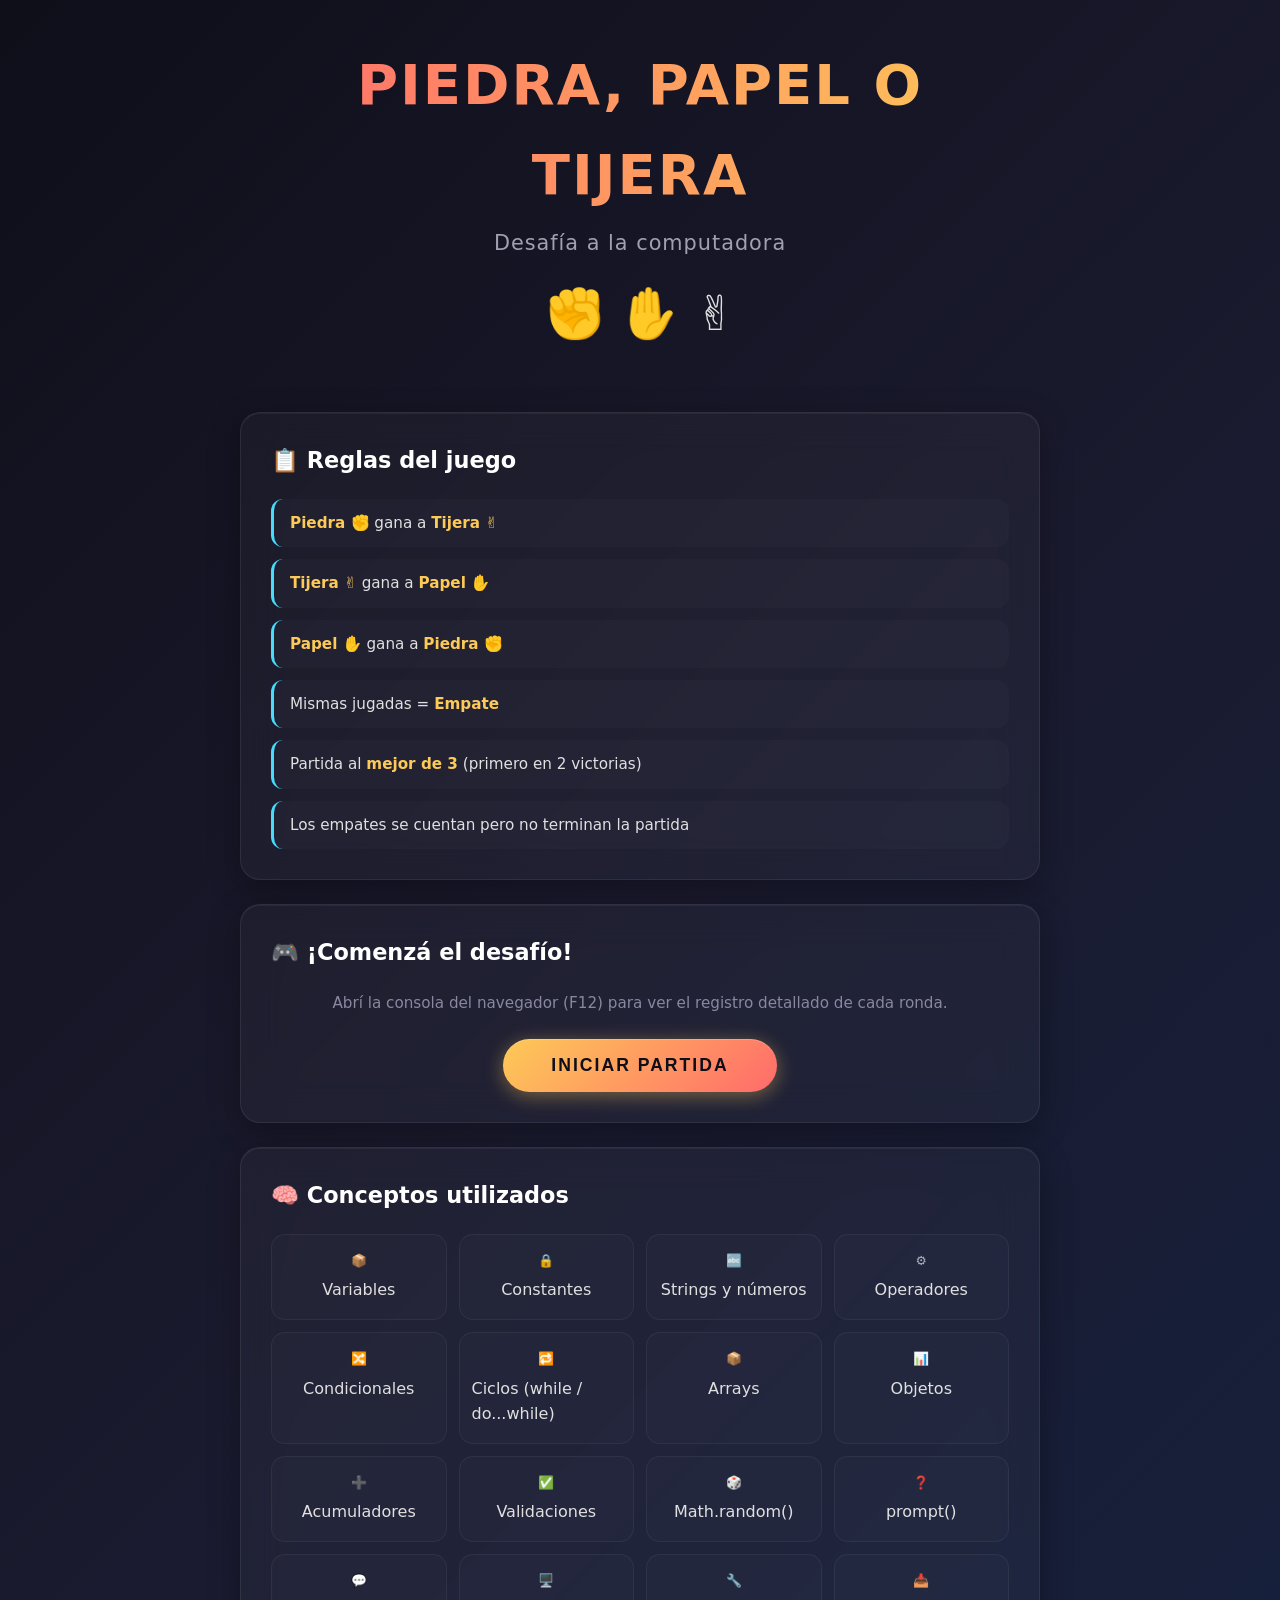
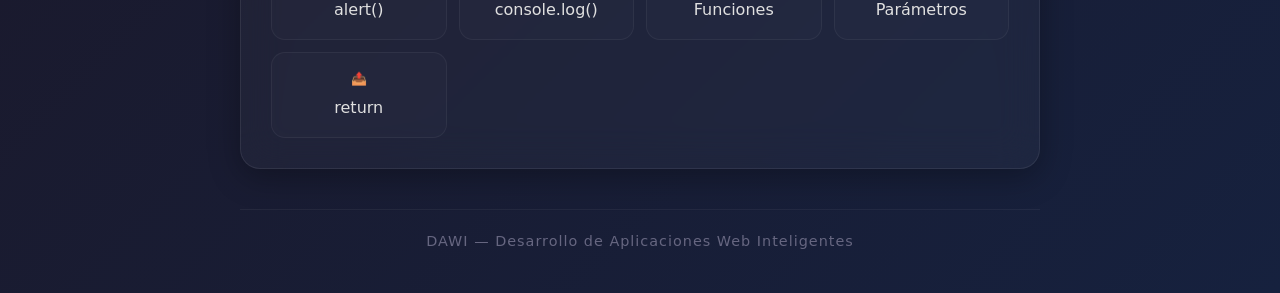
<file: index.html>
<!DOCTYPE html>
<html lang="es">
<head>
    <meta charset="UTF-8">
    <meta name="viewport" content="width=device-width, initial-scale=1.0">
    <title>PIEDRA, PAPEL O TIJERA</title>
    <link rel="stylesheet" href="styles.css">
</head>
<body>
    <div class="contenedor">
        <header class="header">
            <h1 class="titulo">PIEDRA, PAPEL O TIJERA</h1>
            <p class="subtitulo">Desafía a la computadora</p>
            <div class="emojis-header">✊ ✋ ✌️</div>
        </header>

        <main class="main">
            <section class="tarjeta reglas">
                <h2>📋 Reglas del juego</h2>
                <ul class="lista-reglas">
                    <li><strong>Piedra ✊</strong> gana a <strong>Tijera ✌️</strong></li>
                    <li><strong>Tijera ✌️</strong> gana a <strong>Papel ✋</strong></li>
                    <li><strong>Papel ✋</strong> gana a <strong>Piedra ✊</strong></li>
                    <li>Mismas jugadas = <strong>Empate</strong></li>
                    <li>Partida al <strong>mejor de 3</strong> (primero en 2 victorias)</li>
                    <li>Los empates se cuentan pero no terminan la partida</li>
                </ul>
            </section>

            <section class="tarjeta inicio-juego">
                <h2>🎮 ¡Comenzá el desafío!</h2>
                <p class="descripcion">Abrí la consola del navegador (F12) para ver el registro detallado de cada ronda.</p>
                <button id="btn-iniciar" class="btn-iniciar" onclick="iniciarJuego()">
                    INICIAR PARTIDA
                </button>
            </section>

            <section class="tarjeta conceptos">
                <h2>🧠 Conceptos utilizados</h2>
                <div class="grid-conceptos">
                    <div class="concepto"><span class="icono">📦</span> Variables</div>
                    <div class="concepto"><span class="icono">🔒</span> Constantes</div>
                    <div class="concepto"><span class="icono">🔤</span> Strings y números</div>
                    <div class="concepto"><span class="icono">⚙️</span> Operadores</div>
                    <div class="concepto"><span class="icono">🔀</span> Condicionales</div>
                    <div class="concepto"><span class="icono">🔁</span> Ciclos (while / do...while)</div>
                    <div class="concepto"><span class="icono">📦</span> Arrays</div>
                    <div class="concepto"><span class="icono">📊</span> Objetos</div>
                    <div class="concepto"><span class="icono">➕</span> Acumuladores</div>
                    <div class="concepto"><span class="icono">✅</span> Validaciones</div>
                    <div class="concepto"><span class="icono">🎲</span> Math.random()</div>
                    <div class="concepto"><span class="icono">❓</span> prompt()</div>
                    <div class="concepto"><span class="icono">💬</span> alert()</div>
                    <div class="concepto"><span class="icono">🖥️</span> console.log()</div>
                    <div class="concepto"><span class="icono">🔧</span> Funciones</div>
                    <div class="concepto"><span class="icono">📥</span> Parámetros</div>
                    <div class="concepto"><span class="icono">📤</span> return</div>
                </div>
            </section>
        </main>

        <footer class="footer">
            <p>DAWI — Desarrollo de Aplicaciones Web Inteligentes</p>
        </footer>
    </div>
    <script src="clase10.js"></script>
</body>
</html>
</file>
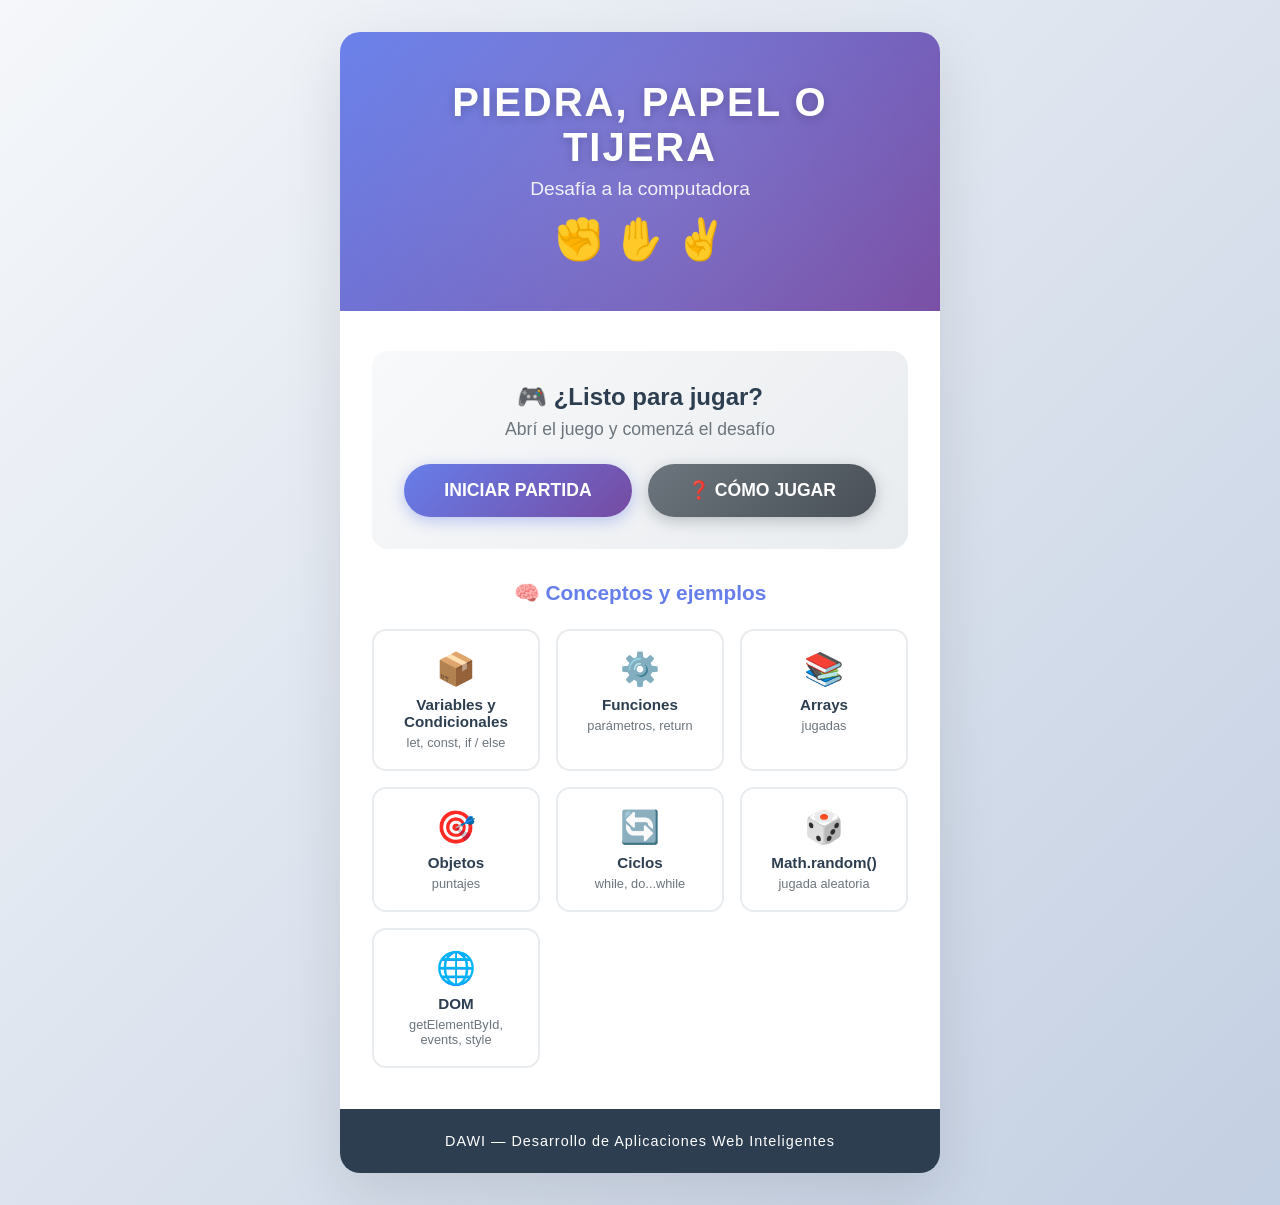
<file: JuegoPPTconDom/index.html>
<!DOCTYPE html>
<html lang="es">
<head>
    <meta charset="UTF-8">
    <meta name="viewport" content="width=device-width, initial-scale=1.0">
    <title>Piedra, Papel o Tijera</title>
    <link rel="stylesheet" href="styles.css">
</head>
<body>
    <div class="container">
        <header class="header">
            <h1 class="title">PIEDRA, PAPEL O TIJERA</h1>
            <p class="subtitle">Desafía a la computadora</p>
            <div class="emojis">✊ ✋ ✌️</div>
        </header>

        <main class="main">
            <section class="start-section">
                <h2>🎮 ¿Listo para jugar?</h2>
                <p class="start-text">Abrí el juego y comenzá el desafío</p>
                <div class="button-group">
                    <button id="btnIniciar" class="btn-iniciar">INICIAR PARTIDA</button>
                    <a href="ayuda.html" class="btn-ayuda">❓ CÓMO JUGAR</a>
                </div>
            </section>

            <section class="concepts-section">
                <h2>🧠 Conceptos y ejemplos</h2>
                <div class="concepts-grid">
                    <a href="conceptos1.html" class="concept-card" style="text-decoration: none; color: inherit;">
                        <span class="concept-icon">📦</span>
                        <h3>Variables y Condicionales</h3>
                        <p>let, const, if / else</p>
                    </a>
                    <a href="conceptos1.html" class="concept-card" style="text-decoration: none; color: inherit;">
                        <span class="concept-icon">⚙️</span>
                        <h3>Funciones</h3>
                        <p>parámetros, return</p>
                    </a>
                    <a href="conceptos1.html" class="concept-card" style="text-decoration: none; color: inherit;">
                        <span class="concept-icon">📚</span>
                        <h3>Arrays</h3>
                        <p>jugadas</p>
                    </a>
                    <a href="conceptos2.html" class="concept-card" style="text-decoration: none; color: inherit;">
                        <span class="concept-icon">🎯</span>
                        <h3>Objetos</h3>
                        <p>puntajes</p>
                    </a>
                    <a href="conceptos2.html" class="concept-card" style="text-decoration: none; color: inherit;">
                        <span class="concept-icon">🔄</span>
                        <h3>Ciclos</h3>
                        <p>while, do...while</p>
                    </a>
                    <a href="conceptos2.html" class="concept-card" style="text-decoration: none; color: inherit;">
                        <span class="concept-icon">🎲</span>
                        <h3>Math.random()</h3>
                        <p>jugada aleatoria</p>
                    </a>
                    <a href="DOM.html" class="concept-card" style="text-decoration: none; color: inherit;">
                        <span class="concept-icon">🌐</span>
                        <h3>DOM</h3>
                        <p>getElementById, events, style</p>
                    </a>
                </div>
            </section>
        </main>

        <footer class="footer">
            <p>DAWI — Desarrollo de Aplicaciones Web Inteligentes</p>
        </footer>
    </div>
    <script src="clase10.js"></script>
</body>
</html>
</file>
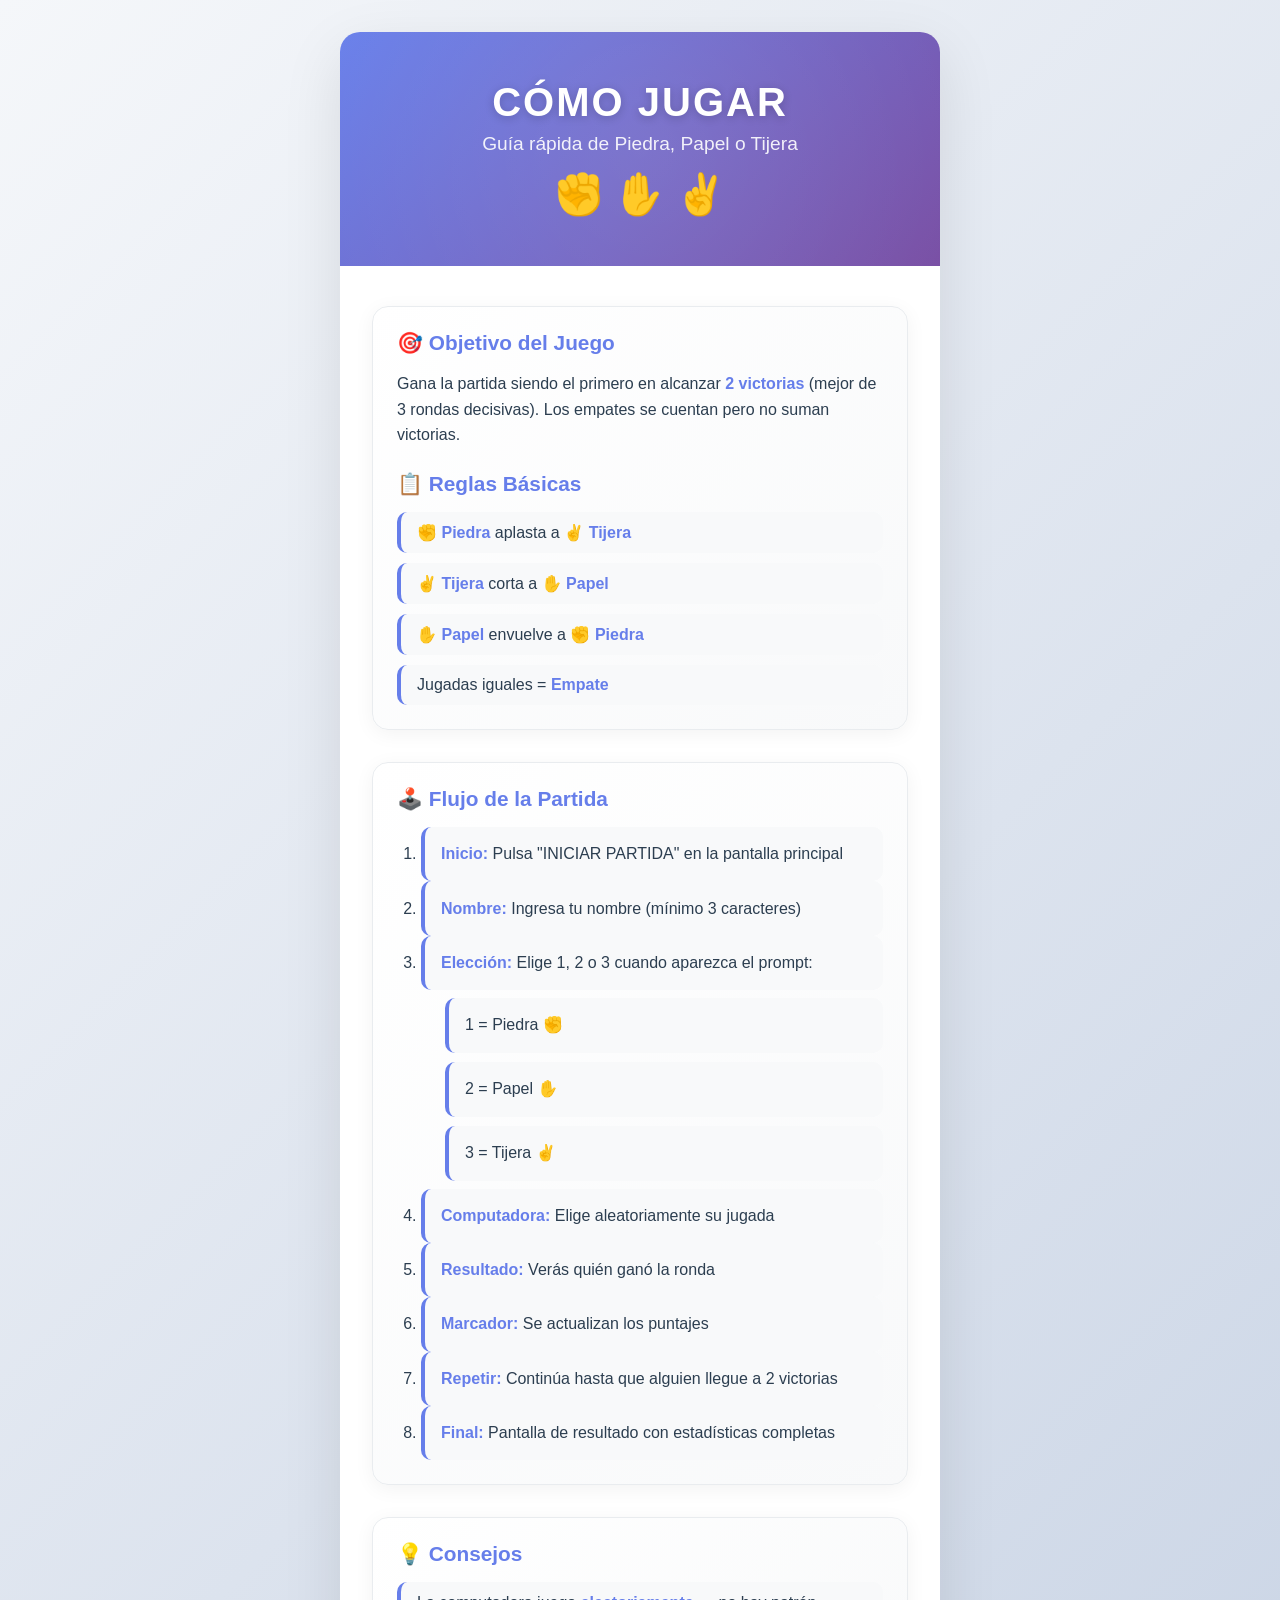
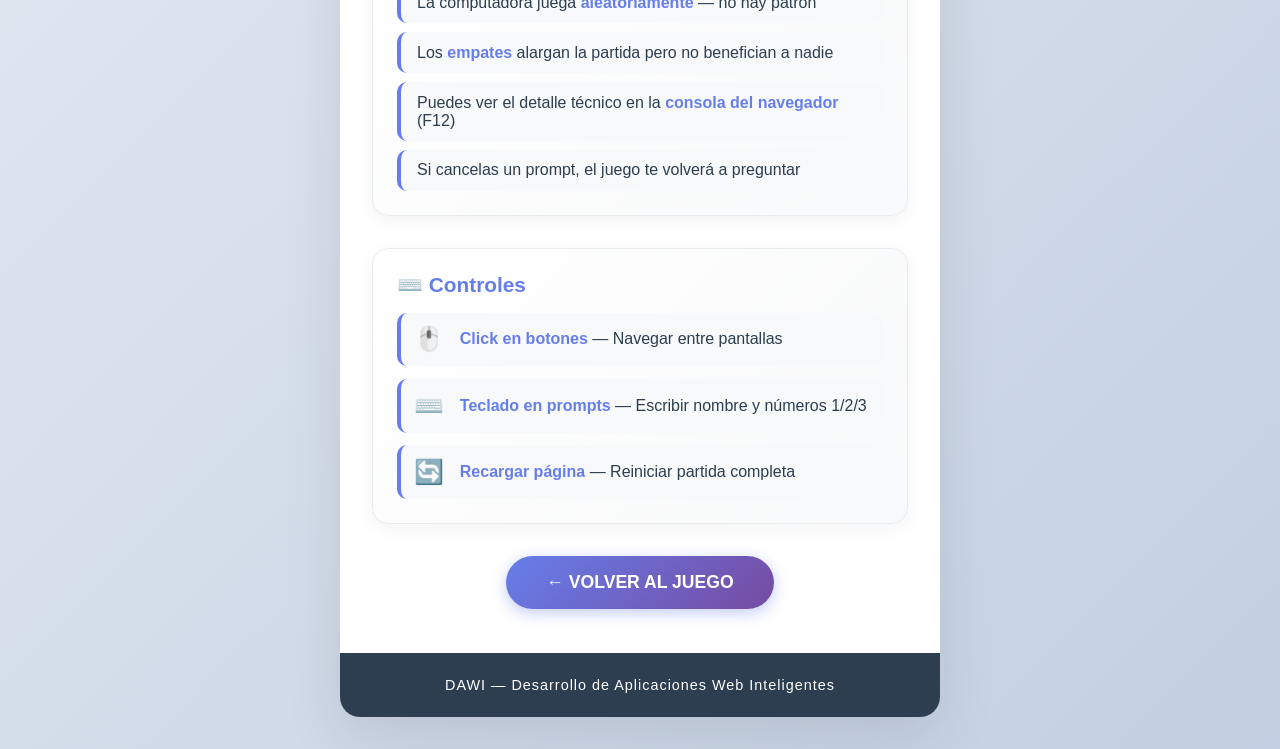
<file: JuegoPPTconDom/ayuda.html>
<!DOCTYPE html>
<html lang="es">
<head>
    <meta charset="UTF-8">
    <meta name="viewport" content="width=device-width, initial-scale=1.0">
    <title>Ayuda - Piedra, Papel o Tijera</title>
    <link rel="stylesheet" href="styles.css">
</head>
<body>
    <div class="container">
        <header class="header">
            <h1 class="title">CÓMO JUGAR</h1>
            <p class="subtitle">Guía rápida de Piedra, Papel o Tijera</p>
            <div class="emojis">✊ ✋ ✌️</div>
        </header>

        <main class="main">
            <section class="rules-card">
                <h2>🎯 Objetivo del Juego</h2>
                <p style="margin-bottom: 1rem; line-height: 1.6;">Gana la partida siendo el primero en alcanzar <strong>2 victorias</strong> (mejor de 3 rondas decisivas). Los empates se cuentan pero no suman victorias.</p>
                
                <h2 style="margin-top: 1.5rem; color: #667eea;">📋 Reglas Básicas</h2>
                <ul style="margin-top: 0.5rem;">
                    <li>✊ <strong>Piedra</strong> aplasta a ✌️ <strong>Tijera</strong></li>
                    <li>✌️ <strong>Tijera</strong> corta a ✋ <strong>Papel</strong></li>
                    <li>✋ <strong>Papel</strong> envuelve a ✊ <strong>Piedra</strong></li>
                    <li>Jugadas iguales = <strong>Empate</strong></li>
                </ul>
            </section>

            <section class="rules-card" style="animation-delay: 0.3s;">
                <h2>🕹️ Flujo de la Partida</h2>
                <ol style="margin-top: 0.5rem; padding-left: 1.5rem; line-height: 2;">
                    <li><strong>Inicio:</strong> Pulsa "INICIAR PARTIDA" en la pantalla principal</li>
                    <li><strong>Nombre:</strong> Ingresa tu nombre (mínimo 3 caracteres)</li>
                    <li><strong>Elección:</strong> Elige 1, 2 o 3 cuando aparezca el prompt:</li>
                    <ul style="margin: 0.5rem 0; padding-left: 1.5rem;">
                        <li>1 = Piedra ✊</li>
                        <li>2 = Papel ✋</li>
                        <li>3 = Tijera ✌️</li>
                    </ul>
                    <li><strong>Computadora:</strong> Elige aleatoriamente su jugada</li>
                    <li><strong>Resultado:</strong> Verás quién ganó la ronda</li>
                    <li><strong>Marcador:</strong> Se actualizan los puntajes</li>
                    <li><strong>Repetir:</strong> Continúa hasta que alguien llegue a 2 victorias</li>
                    <li><strong>Final:</strong> Pantalla de resultado con estadísticas completas</li>
                </ol>
            </section>

            <section class="rules-card" style="animation-delay: 0.4s;">
                <h2>💡 Consejos</h2>
                <ul style="margin-top: 0.5rem;">
                    <li>La computadora juega <strong>aleatoriamente</strong> — no hay patrón</li>
                    <li>Los <strong>empates</strong> alargan la partida pero no benefician a nadie</li>
                    <li>Puedes ver el detalle técnico en la <strong>consola del navegador</strong> (F12)</li>
                    <li>Si cancelas un prompt, el juego te volverá a preguntar</li>
                </ul>
            </section>

            <section class="rules-card" style="animation-delay: 0.5s;">
                <h2>⌨️ Controles</h2>
                <div style="display: grid; gap: 0.8rem; margin-top: 0.5rem;">
                    <div style="display: flex; align-items: center; gap: 1rem; padding: 0.8rem; background: #f8f9fa; border-radius: 10px; border-left: 4px solid #667eea;">
                        <span style="font-size: 1.5rem;">🖱️</span>
                        <div>
                            <strong>Click en botones</strong> — Navegar entre pantallas
                        </div>
                    </div>
                    <div style="display: flex; align-items: center; gap: 1rem; padding: 0.8rem; background: #f8f9fa; border-radius: 10px; border-left: 4px solid #667eea;">
                        <span style="font-size: 1.5rem;">⌨️</span>
                        <div>
                            <strong>Teclado en prompts</strong> — Escribir nombre y números 1/2/3
                        </div>
                    </div>
                    <div style="display: flex; align-items: center; gap: 1rem; padding: 0.8rem; background: #f8f9fa; border-radius: 10px; border-left: 4px solid #667eea;">
                        <span style="font-size: 1.5rem;">🔄</span>
                        <div>
                            <strong>Recargar página</strong> — Reiniciar partida completa
                        </div>
                    </div>
                </div>
            </section>

            <div style="text-align: center; margin-top: 2rem; animation: fadeIn 0.6s ease-out 0.6s both;">
                <a href="index.html" class="btn-iniciar" style="text-decoration: none; display: inline-block;">
                    ← VOLVER AL JUEGO
                </a>
            </div>
        </main>

        <footer class="footer">
            <p>DAWI — Desarrollo de Aplicaciones Web Inteligentes</p>
        </footer>
    </div>
</body>
</html>
</file>
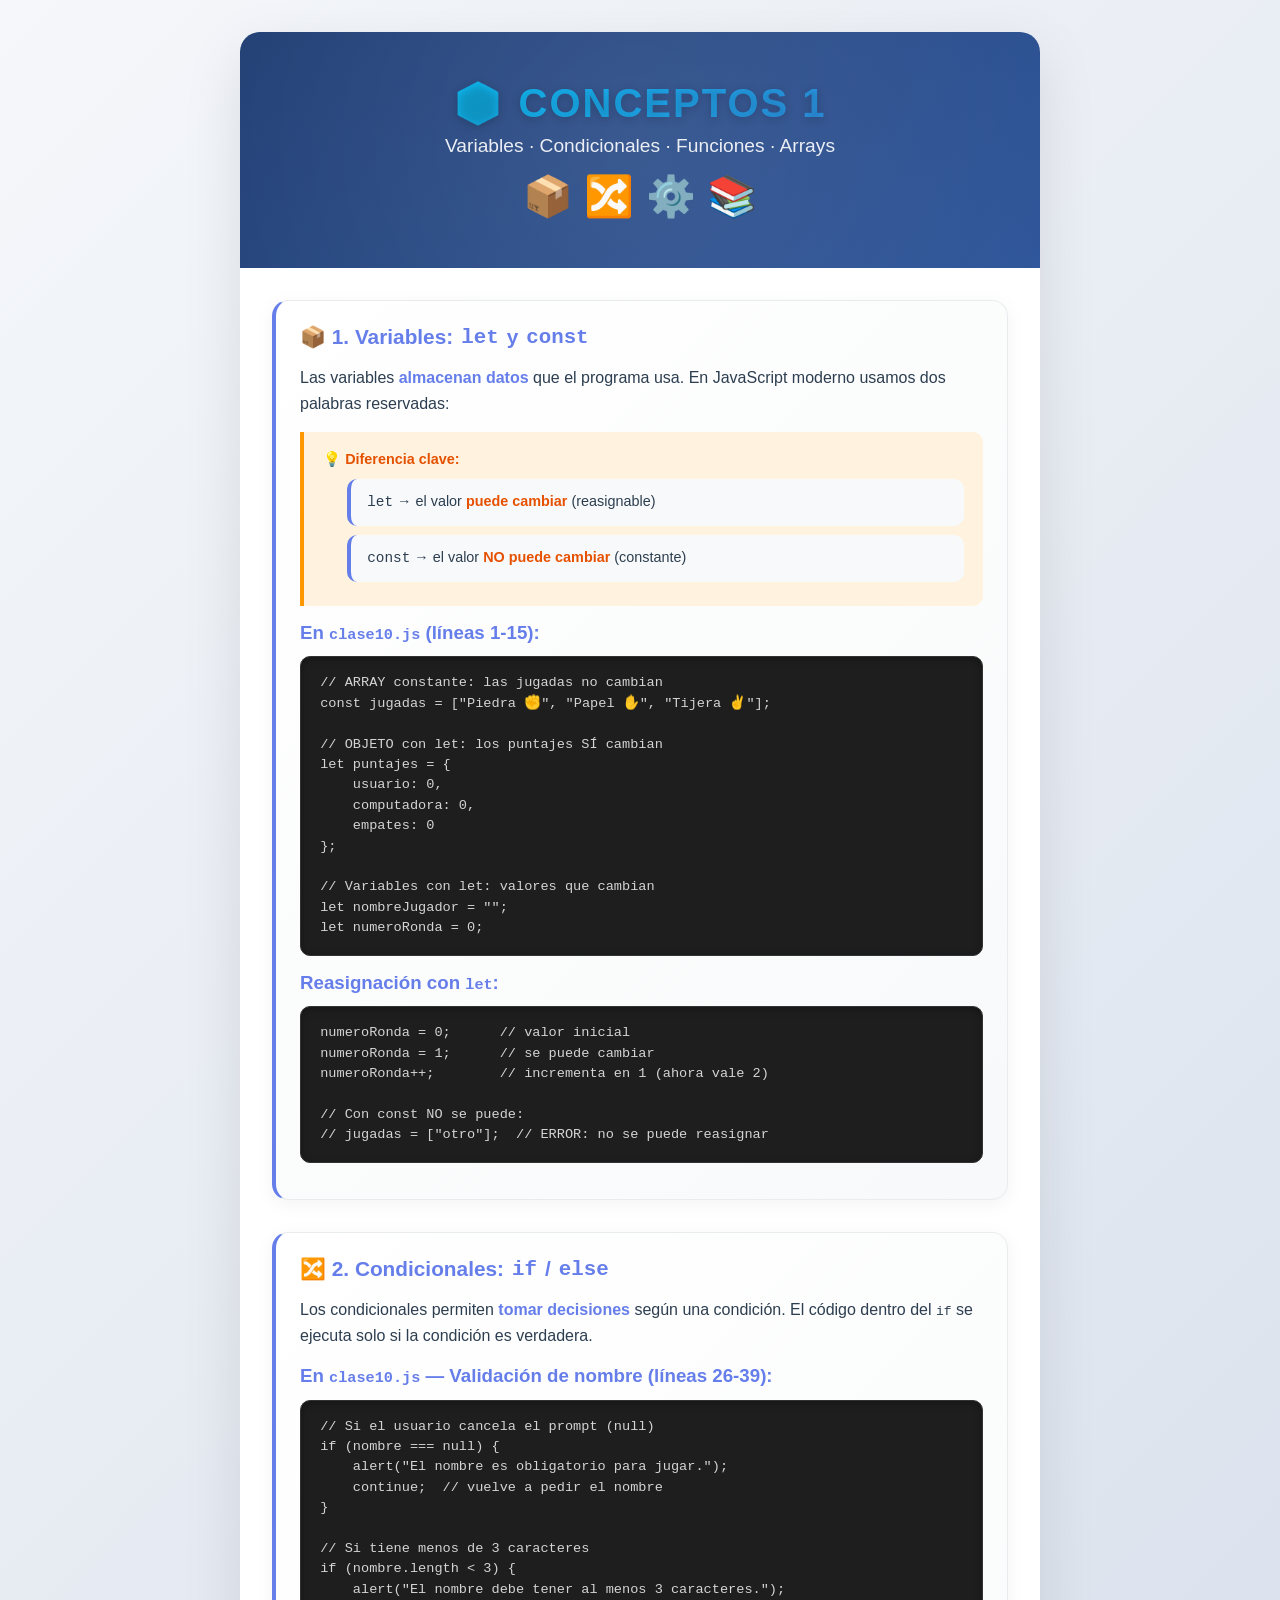
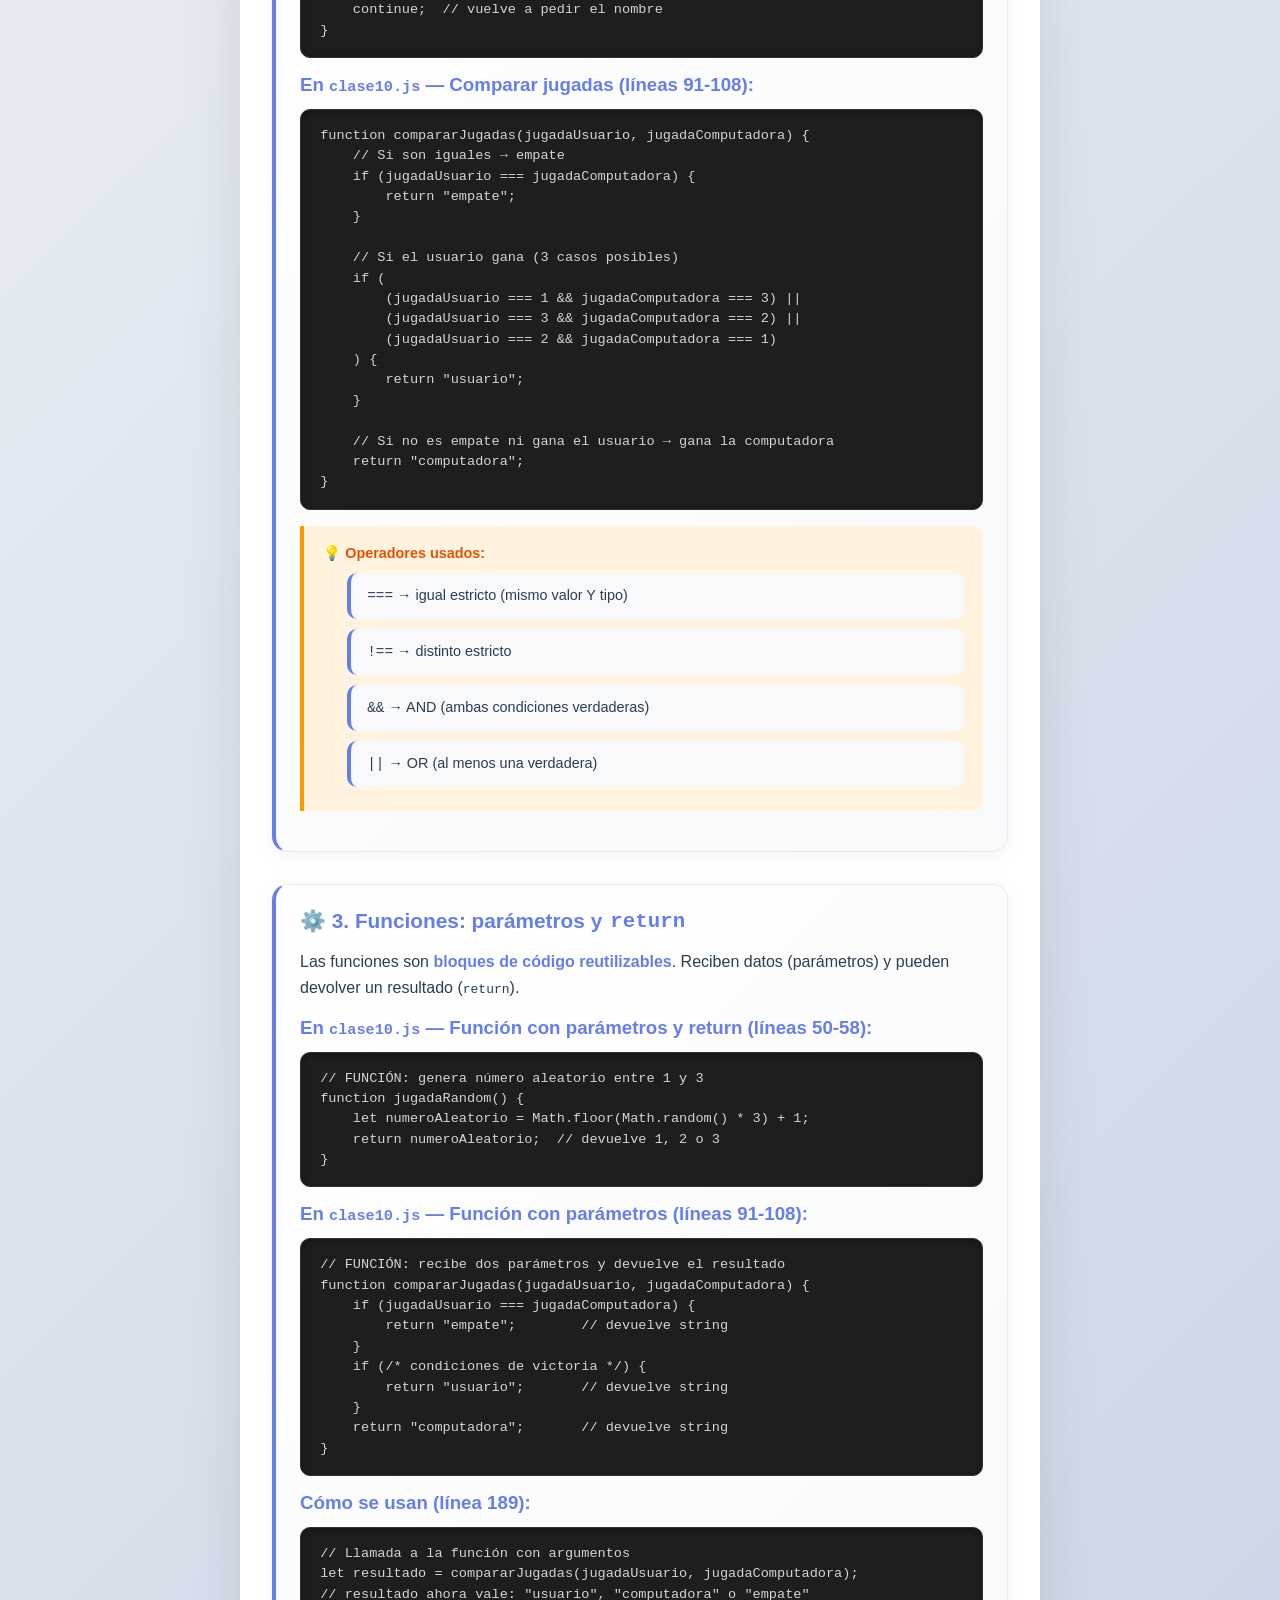
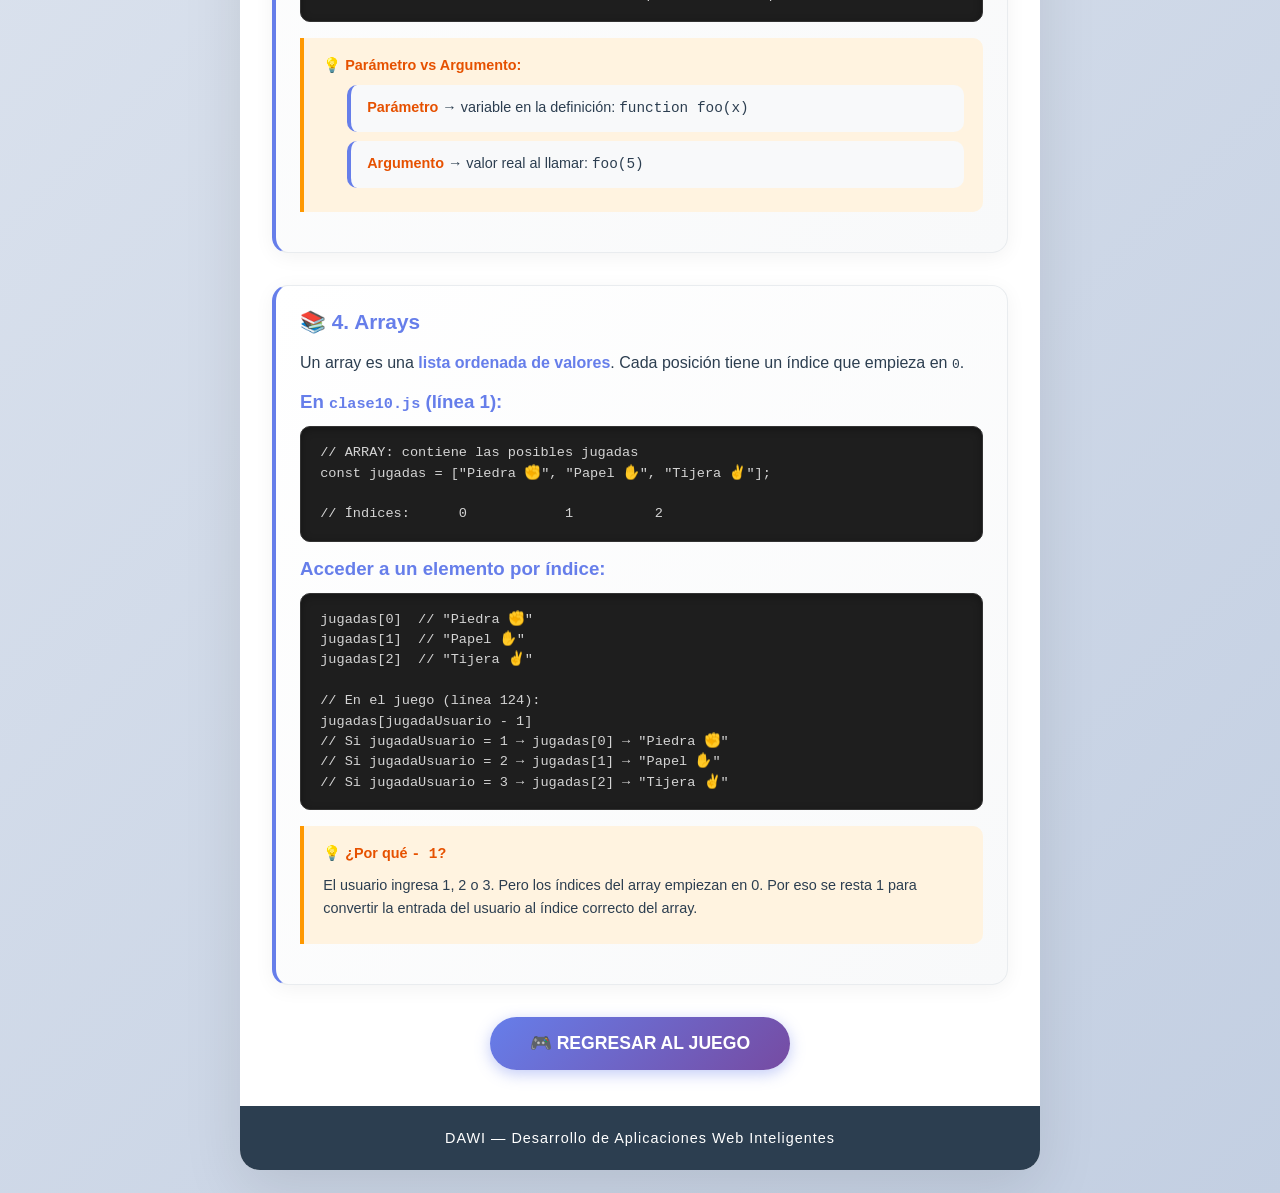
<file: JuegoPPTconDom/conceptos1.html>
<!DOCTYPE html>
<html lang="es">
<head>
    <meta charset="UTF-8">
    <meta name="viewport" content="width=device-width, initial-scale=1.0">
    <title>Conceptos 1 - Variables, Condicionales, Funciones, Arrays</title>
    <link rel="stylesheet" href="styles.css">
</head>
<body class="dom-body">
    <div class="container dom-container">
        <header class="header dom-header">
            <h1 class="title">📦 CONCEPTOS 1</h1>
            <p class="subtitle">Variables · Condicionales · Funciones · Arrays</p>
            <div class="emojis">📦 🔀 ⚙️ 📚</div>
        </header>

        <main class="main dom-main">

            <!-- ===== VARIABLES ===== -->
            <section class="rules-card dom-section">
                <h2>📦 1. Variables: <code>let</code> y <code>const</code></h2>
                <p style="margin-bottom: 1rem; line-height: 1.6;">Las variables <strong>almacenan datos</strong> que el programa usa. En JavaScript moderno usamos dos palabras reservadas:</p>

                <div class="dom-explanation">
                    <strong>💡 Diferencia clave:</strong>
                    <ul style="margin: 0.5rem 0; padding-left: 1.5rem;">
                        <li><code>let</code> → el valor <strong>puede cambiar</strong> (reasignable)</li>
                        <li><code>const</code> → el valor <strong>NO puede cambiar</strong> (constante)</li>
                    </ul>
                </div>

                <h3 style="color: #667eea; margin: 1rem 0 0.5rem;">En <code>clase10.js</code> (líneas 1-15):</h3>
                <pre class="code-block"><code>// ARRAY constante: las jugadas no cambian
const jugadas = ["Piedra ✊", "Papel ✋", "Tijera ✌️"];

// OBJETO con let: los puntajes SÍ cambian
let puntajes = {
    usuario: 0,
    computadora: 0,
    empates: 0
};

// Variables con let: valores que cambian
let nombreJugador = "";
let numeroRonda = 0;</code></pre>

                <h3 style="color: #667eea; margin: 1rem 0 0.5rem;">Reasignación con <code>let</code>:</h3>
                <pre class="code-block"><code>numeroRonda = 0;      // valor inicial
numeroRonda = 1;      // se puede cambiar
numeroRonda++;        // incrementa en 1 (ahora vale 2)

// Con const NO se puede:
// jugadas = ["otro"];  // ERROR: no se puede reasignar</code></pre>
            </section>

            <!-- ===== CONDICIONALES ===== -->
            <section class="rules-card dom-section">
                <h2>🔀 2. Condicionales: <code>if</code> / <code>else</code></h2>
                <p style="margin-bottom: 1rem; line-height: 1.6;">Los condicionales permiten <strong>tomar decisiones</strong> según una condición. El código dentro del <code>if</code> se ejecuta solo si la condición es verdadera.</p>

                <h3 style="color: #667eea; margin: 1rem 0 0.5rem;">En <code>clase10.js</code> — Validación de nombre (líneas 26-39):</h3>
                <pre class="code-block"><code>// Si el usuario cancela el prompt (null)
if (nombre === null) {
    alert("El nombre es obligatorio para jugar.");
    continue;  // vuelve a pedir el nombre
}

// Si tiene menos de 3 caracteres
if (nombre.length < 3) {
    alert("El nombre debe tener al menos 3 caracteres.");
    continue;  // vuelve a pedir el nombre
}</code></pre>

                <h3 style="color: #667eea; margin: 1rem 0 0.5rem;">En <code>clase10.js</code> — Comparar jugadas (líneas 91-108):</h3>
                <pre class="code-block"><code>function compararJugadas(jugadaUsuario, jugadaComputadora) {
    // Si son iguales → empate
    if (jugadaUsuario === jugadaComputadora) {
        return "empate";
    }

    // Si el usuario gana (3 casos posibles)
    if (
        (jugadaUsuario === 1 && jugadaComputadora === 3) ||
        (jugadaUsuario === 3 && jugadaComputadora === 2) ||
        (jugadaUsuario === 2 && jugadaComputadora === 1)
    ) {
        return "usuario";
    }

    // Si no es empate ni gana el usuario → gana la computadora
    return "computadora";
}</code></pre>

                <div class="dom-explanation">
                    <strong>💡 Operadores usados:</strong>
                    <ul style="margin: 0.5rem 0; padding-left: 1.5rem;">
                        <li><code>===</code> → igual estricto (mismo valor Y tipo)</li>
                        <li><code>!==</code> → distinto estricto</li>
                        <li><code>&&</code> → AND (ambas condiciones verdaderas)</li>
                        <li><code>||</code> → OR (al menos una verdadera)</li>
                    </ul>
                </div>
            </section>

            <!-- ===== FUNCIONES ===== -->
            <section class="rules-card dom-section">
                <h2>⚙️ 3. Funciones: parámetros y <code>return</code></h2>
                <p style="margin-bottom: 1rem; line-height: 1.6;">Las funciones son <strong>bloques de código reutilizables</strong>. Reciben datos (parámetros) y pueden devolver un resultado (<code>return</code>).</p>

                <h3 style="color: #667eea; margin: 1rem 0 0.5rem;">En <code>clase10.js</code> — Función con parámetros y return (líneas 50-58):</h3>
                <pre class="code-block"><code>// FUNCIÓN: genera número aleatorio entre 1 y 3
function jugadaRandom() {
    let numeroAleatorio = Math.floor(Math.random() * 3) + 1;
    return numeroAleatorio;  // devuelve 1, 2 o 3
}</code></pre>

                <h3 style="color: #667eea; margin: 1rem 0 0.5rem;">En <code>clase10.js</code> — Función con parámetros (líneas 91-108):</h3>
                <pre class="code-block"><code>// FUNCIÓN: recibe dos parámetros y devuelve el resultado
function compararJugadas(jugadaUsuario, jugadaComputadora) {
    if (jugadaUsuario === jugadaComputadora) {
        return "empate";        // devuelve string
    }
    if (/* condiciones de victoria */) {
        return "usuario";       // devuelve string
    }
    return "computadora";       // devuelve string
}</code></pre>

                <h3 style="color: #667eea; margin: 1rem 0 0.5rem;">Cómo se usan (línea 189):</h3>
                <pre class="code-block"><code>// Llamada a la función con argumentos
let resultado = compararJugadas(jugadaUsuario, jugadaComputadora);
// resultado ahora vale: "usuario", "computadora" o "empate"</code></pre>

                <div class="dom-explanation">
                    <strong>💡 Parámetro vs Argumento:</strong>
                    <ul style="margin: 0.5rem 0; padding-left: 1.5rem;">
                        <li><strong>Parámetro</strong> → variable en la definición: <code>function foo(x)</code></li>
                        <li><strong>Argumento</strong> → valor real al llamar: <code>foo(5)</code></li>
                    </ul>
                </div>
            </section>

            <!-- ===== ARRAYS ===== -->
            <section class="rules-card dom-section">
                <h2>📚 4. Arrays</h2>
                <p style="margin-bottom: 1rem; line-height: 1.6;">Un array es una <strong>lista ordenada de valores</strong>. Cada posición tiene un índice que empieza en <code>0</code>.</p>

                <h3 style="color: #667eea; margin: 1rem 0 0.5rem;">En <code>clase10.js</code> (línea 1):</h3>
                <pre class="code-block"><code>// ARRAY: contiene las posibles jugadas
const jugadas = ["Piedra ✊", "Papel ✋", "Tijera ✌️"];

// Índices:      0            1          2</code></pre>

                <h3 style="color: #667eea; margin: 1rem 0 0.5rem;">Acceder a un elemento por índice:</h3>
                <pre class="code-block"><code>jugadas[0]  // "Piedra ✊"
jugadas[1]  // "Papel ✋"
jugadas[2]  // "Tijera ✌️"

// En el juego (línea 124):
jugadas[jugadaUsuario - 1]
// Si jugadaUsuario = 1 → jugadas[0] → "Piedra ✊"
// Si jugadaUsuario = 2 → jugadas[1] → "Papel ✋"
// Si jugadaUsuario = 3 → jugadas[2] → "Tijera ✌️"</code></pre>

                <div class="dom-explanation">
                    <strong>💡 ¿Por qué <code>- 1</code>?</strong>
                    <p style="margin: 0.5rem 0;">El usuario ingresa 1, 2 o 3. Pero los índices del array empiezan en 0. Por eso se resta 1 para convertir la entrada del usuario al índice correcto del array.</p>
                </div>
            </section>

            <div style="text-align: center; margin-top: 2rem;">
                <a href="index.html" class="btn-iniciar" style="text-decoration: none; display: inline-block;">
                    🎮 REGRESAR AL JUEGO
                </a>
            </div>
        </main>

        <footer class="footer">
            <p>DAWI — Desarrollo de Aplicaciones Web Inteligentes</p>
        </footer>
    </div>
</body>
</html>
</file>
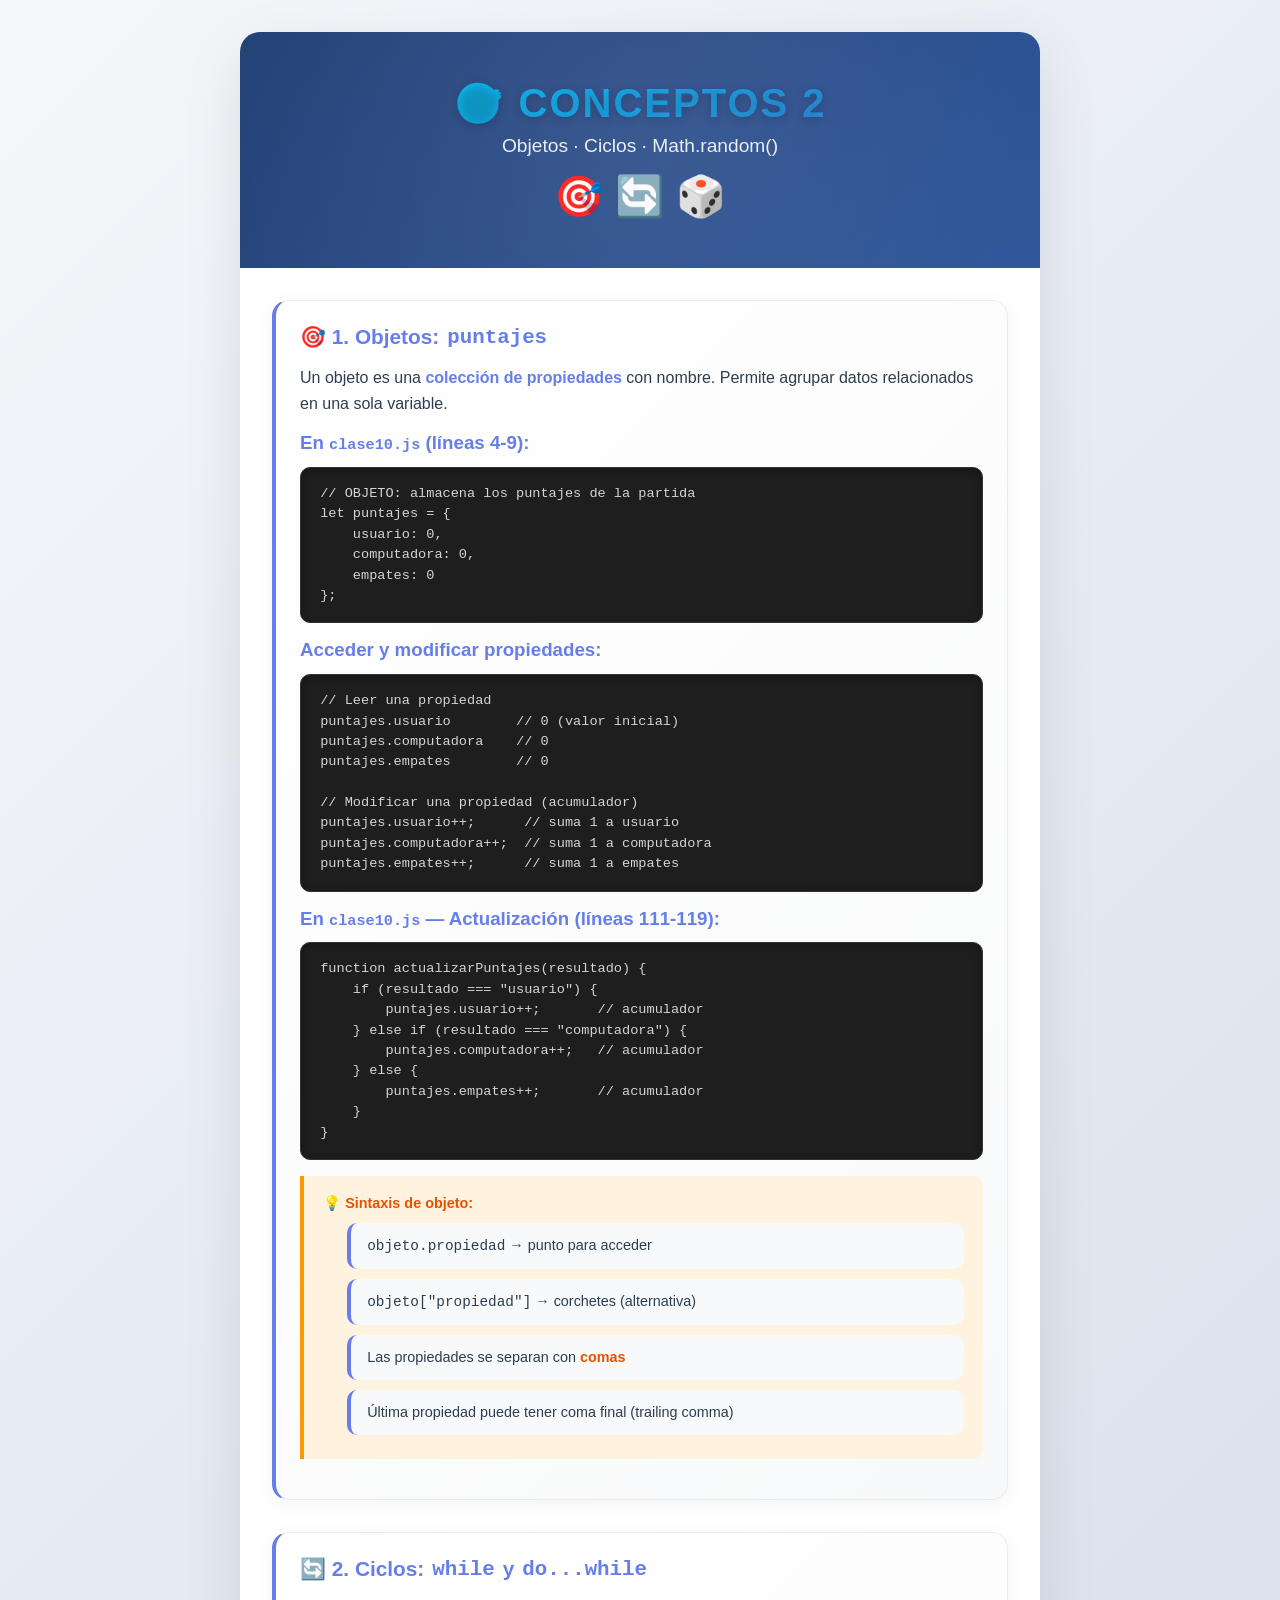
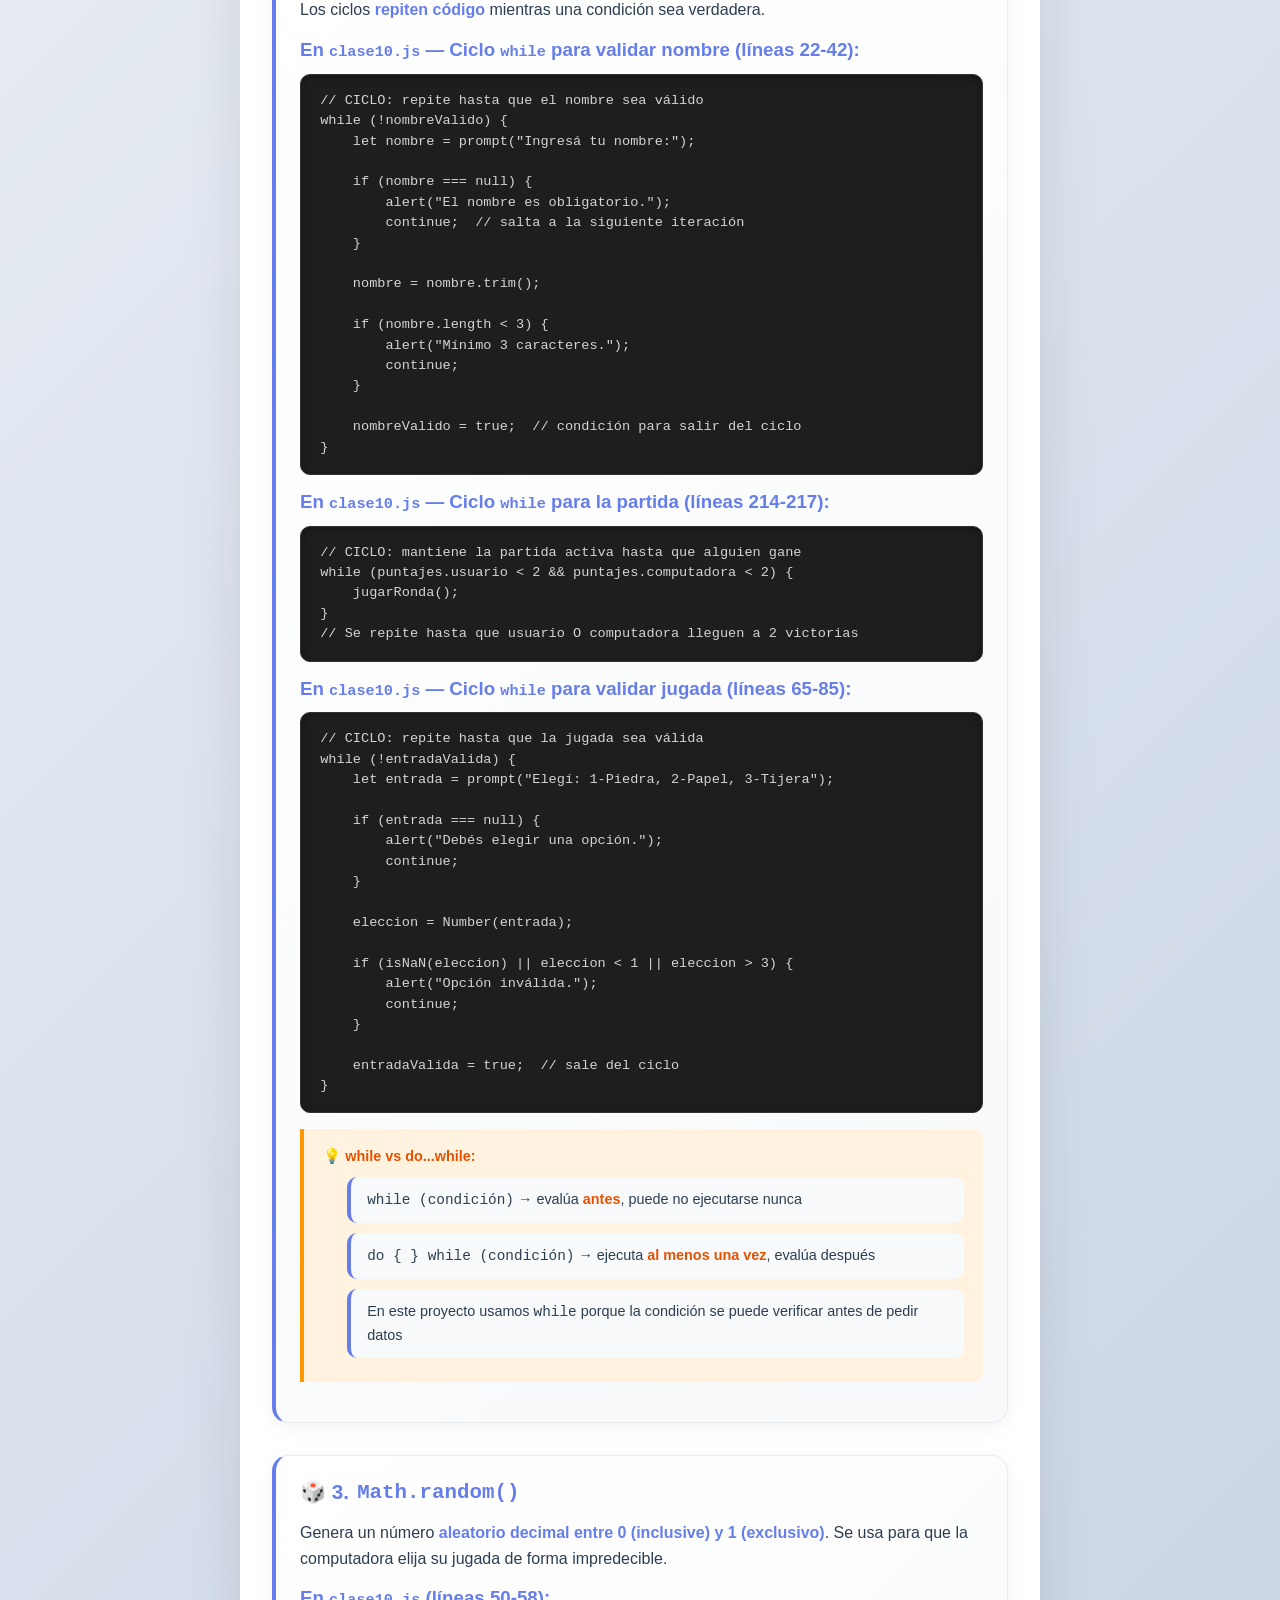
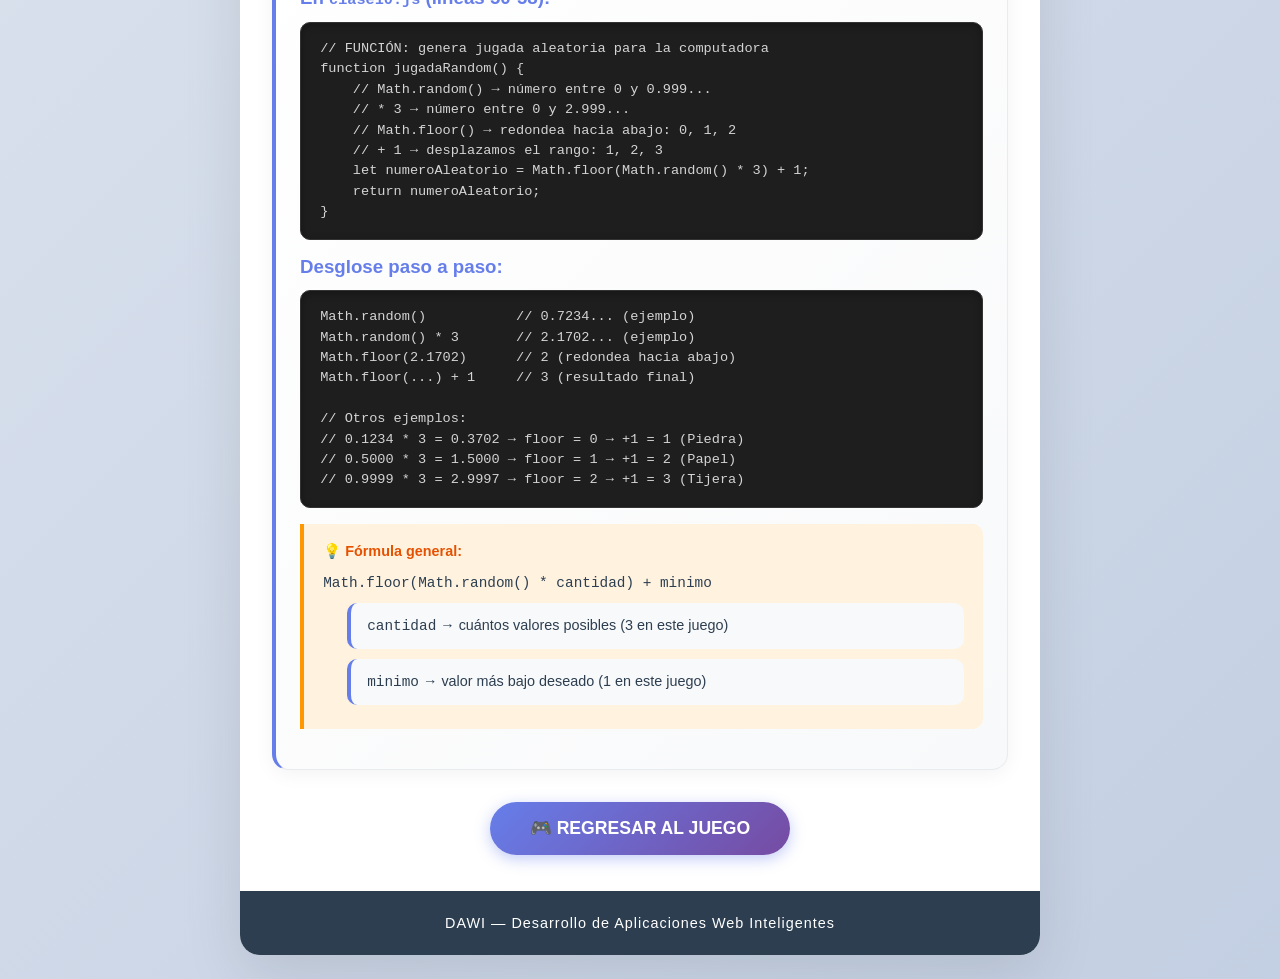
<file: JuegoPPTconDom/conceptos2.html>
<!DOCTYPE html>
<html lang="es">
<head>
    <meta charset="UTF-8">
    <meta name="viewport" content="width=device-width, initial-scale=1.0">
    <title>Conceptos 2 - Objetos, Ciclos, Math.random()</title>
    <link rel="stylesheet" href="styles.css">
</head>
<body class="dom-body">
    <div class="container dom-container">
        <header class="header dom-header">
            <h1 class="title">🎯 CONCEPTOS 2</h1>
            <p class="subtitle">Objetos · Ciclos · Math.random()</p>
            <div class="emojis">🎯 🔄 🎲</div>
        </header>

        <main class="main dom-main">

            <!-- ===== OBJETOS ===== -->
            <section class="rules-card dom-section">
                <h2>🎯 1. Objetos: <code>puntajes</code></h2>
                <p style="margin-bottom: 1rem; line-height: 1.6;">Un objeto es una <strong>colección de propiedades</strong> con nombre. Permite agrupar datos relacionados en una sola variable.</p>

                <h3 style="color: #667eea; margin: 1rem 0 0.5rem;">En <code>clase10.js</code> (líneas 4-9):</h3>
                <pre class="code-block"><code>// OBJETO: almacena los puntajes de la partida
let puntajes = {
    usuario: 0,
    computadora: 0,
    empates: 0
};</code></pre>

                <h3 style="color: #667eea; margin: 1rem 0 0.5rem;">Acceder y modificar propiedades:</h3>
                <pre class="code-block"><code>// Leer una propiedad
puntajes.usuario        // 0 (valor inicial)
puntajes.computadora    // 0
puntajes.empates        // 0

// Modificar una propiedad (acumulador)
puntajes.usuario++;      // suma 1 a usuario
puntajes.computadora++;  // suma 1 a computadora
puntajes.empates++;      // suma 1 a empates</code></pre>

                <h3 style="color: #667eea; margin: 1rem 0 0.5rem;">En <code>clase10.js</code> — Actualización (líneas 111-119):</h3>
                <pre class="code-block"><code>function actualizarPuntajes(resultado) {
    if (resultado === "usuario") {
        puntajes.usuario++;       // acumulador
    } else if (resultado === "computadora") {
        puntajes.computadora++;   // acumulador
    } else {
        puntajes.empates++;       // acumulador
    }
}</code></pre>

                <div class="dom-explanation">
                    <strong>💡 Sintaxis de objeto:</strong>
                    <ul style="margin: 0.5rem 0; padding-left: 1.5rem;">
                        <li><code>objeto.propiedad</code> → punto para acceder</li>
                        <li><code>objeto["propiedad"]</code> → corchetes (alternativa)</li>
                        <li>Las propiedades se separan con <strong>comas</strong></li>
                        <li>Última propiedad puede tener coma final (trailing comma)</li>
                    </ul>
                </div>
            </section>

            <!-- ===== CICLOS ===== -->
            <section class="rules-card dom-section">
                <h2>🔄 2. Ciclos: <code>while</code> y <code>do...while</code></h2>
                <p style="margin-bottom: 1rem; line-height: 1.6;">Los ciclos <strong>repiten código</strong> mientras una condición sea verdadera.</p>

                <h3 style="color: #667eea; margin: 1rem 0 0.5rem;">En <code>clase10.js</code> — Ciclo <code>while</code> para validar nombre (líneas 22-42):</h3>
                <pre class="code-block"><code>// CICLO: repite hasta que el nombre sea válido
while (!nombreValido) {
    let nombre = prompt("Ingresá tu nombre:");

    if (nombre === null) {
        alert("El nombre es obligatorio.");
        continue;  // salta a la siguiente iteración
    }

    nombre = nombre.trim();

    if (nombre.length < 3) {
        alert("Mínimo 3 caracteres.");
        continue;
    }

    nombreValido = true;  // condición para salir del ciclo
}</code></pre>

                <h3 style="color: #667eea; margin: 1rem 0 0.5rem;">En <code>clase10.js</code> — Ciclo <code>while</code> para la partida (líneas 214-217):</h3>
                <pre class="code-block"><code>// CICLO: mantiene la partida activa hasta que alguien gane
while (puntajes.usuario < 2 && puntajes.computadora < 2) {
    jugarRonda();
}
// Se repite hasta que usuario O computadora lleguen a 2 victorias</code></pre>

                <h3 style="color: #667eea; margin: 1rem 0 0.5rem;">En <code>clase10.js</code> — Ciclo <code>while</code> para validar jugada (líneas 65-85):</h3>
                <pre class="code-block"><code>// CICLO: repite hasta que la jugada sea válida
while (!entradaValida) {
    let entrada = prompt("Elegí: 1-Piedra, 2-Papel, 3-Tijera");

    if (entrada === null) {
        alert("Debés elegir una opción.");
        continue;
    }

    eleccion = Number(entrada);

    if (isNaN(eleccion) || eleccion < 1 || eleccion > 3) {
        alert("Opción inválida.");
        continue;
    }

    entradaValida = true;  // sale del ciclo
}</code></pre>

                <div class="dom-explanation">
                    <strong>💡 while vs do...while:</strong>
                    <ul style="margin: 0.5rem 0; padding-left: 1.5rem;">
                        <li><code>while (condición)</code> → evalúa <strong>antes</strong>, puede no ejecutarse nunca</li>
                        <li><code>do { } while (condición)</code> → ejecuta <strong>al menos una vez</strong>, evalúa después</li>
                        <li>En este proyecto usamos <code>while</code> porque la condición se puede verificar antes de pedir datos</li>
                    </ul>
                </div>
            </section>

            <!-- ===== MATH.RANDOM ===== -->
            <section class="rules-card dom-section">
                <h2>🎲 3. <code>Math.random()</code></h2>
                <p style="margin-bottom: 1rem; line-height: 1.6;">Genera un número <strong>aleatorio decimal entre 0 (inclusive) y 1 (exclusivo)</strong>. Se usa para que la computadora elija su jugada de forma impredecible.</p>

                <h3 style="color: #667eea; margin: 1rem 0 0.5rem;">En <code>clase10.js</code> (líneas 50-58):</h3>
                <pre class="code-block"><code>// FUNCIÓN: genera jugada aleatoria para la computadora
function jugadaRandom() {
    // Math.random() → número entre 0 y 0.999...
    // * 3 → número entre 0 y 2.999...
    // Math.floor() → redondea hacia abajo: 0, 1, 2
    // + 1 → desplazamos el rango: 1, 2, 3
    let numeroAleatorio = Math.floor(Math.random() * 3) + 1;
    return numeroAleatorio;
}</code></pre>

                <h3 style="color: #667eea; margin: 1rem 0 0.5rem;">Desglose paso a paso:</h3>
                <pre class="code-block"><code>Math.random()           // 0.7234... (ejemplo)
Math.random() * 3       // 2.1702... (ejemplo)
Math.floor(2.1702)      // 2 (redondea hacia abajo)
Math.floor(...) + 1     // 3 (resultado final)

// Otros ejemplos:
// 0.1234 * 3 = 0.3702 → floor = 0 → +1 = 1 (Piedra)
// 0.5000 * 3 = 1.5000 → floor = 1 → +1 = 2 (Papel)
// 0.9999 * 3 = 2.9997 → floor = 2 → +1 = 3 (Tijera)</code></pre>

                <div class="dom-explanation">
                    <strong>💡 Fórmula general:</strong>
                    <p style="margin: 0.5rem 0;"><code>Math.floor(Math.random() * cantidad) + minimo</code></p>
                    <ul style="margin: 0.5rem 0; padding-left: 1.5rem;">
                        <li><code>cantidad</code> → cuántos valores posibles (3 en este juego)</li>
                        <li><code>minimo</code> → valor más bajo deseado (1 en este juego)</li>
                    </ul>
                </div>
            </section>

            <div style="text-align: center; margin-top: 2rem;">
                <a href="index.html" class="btn-iniciar" style="text-decoration: none; display: inline-block;">
                    🎮 REGRESAR AL JUEGO
                </a>
            </div>
        </main>

        <footer class="footer">
            <p>DAWI — Desarrollo de Aplicaciones Web Inteligentes</p>
        </footer>
    </div>
</body>
</html>
</file>
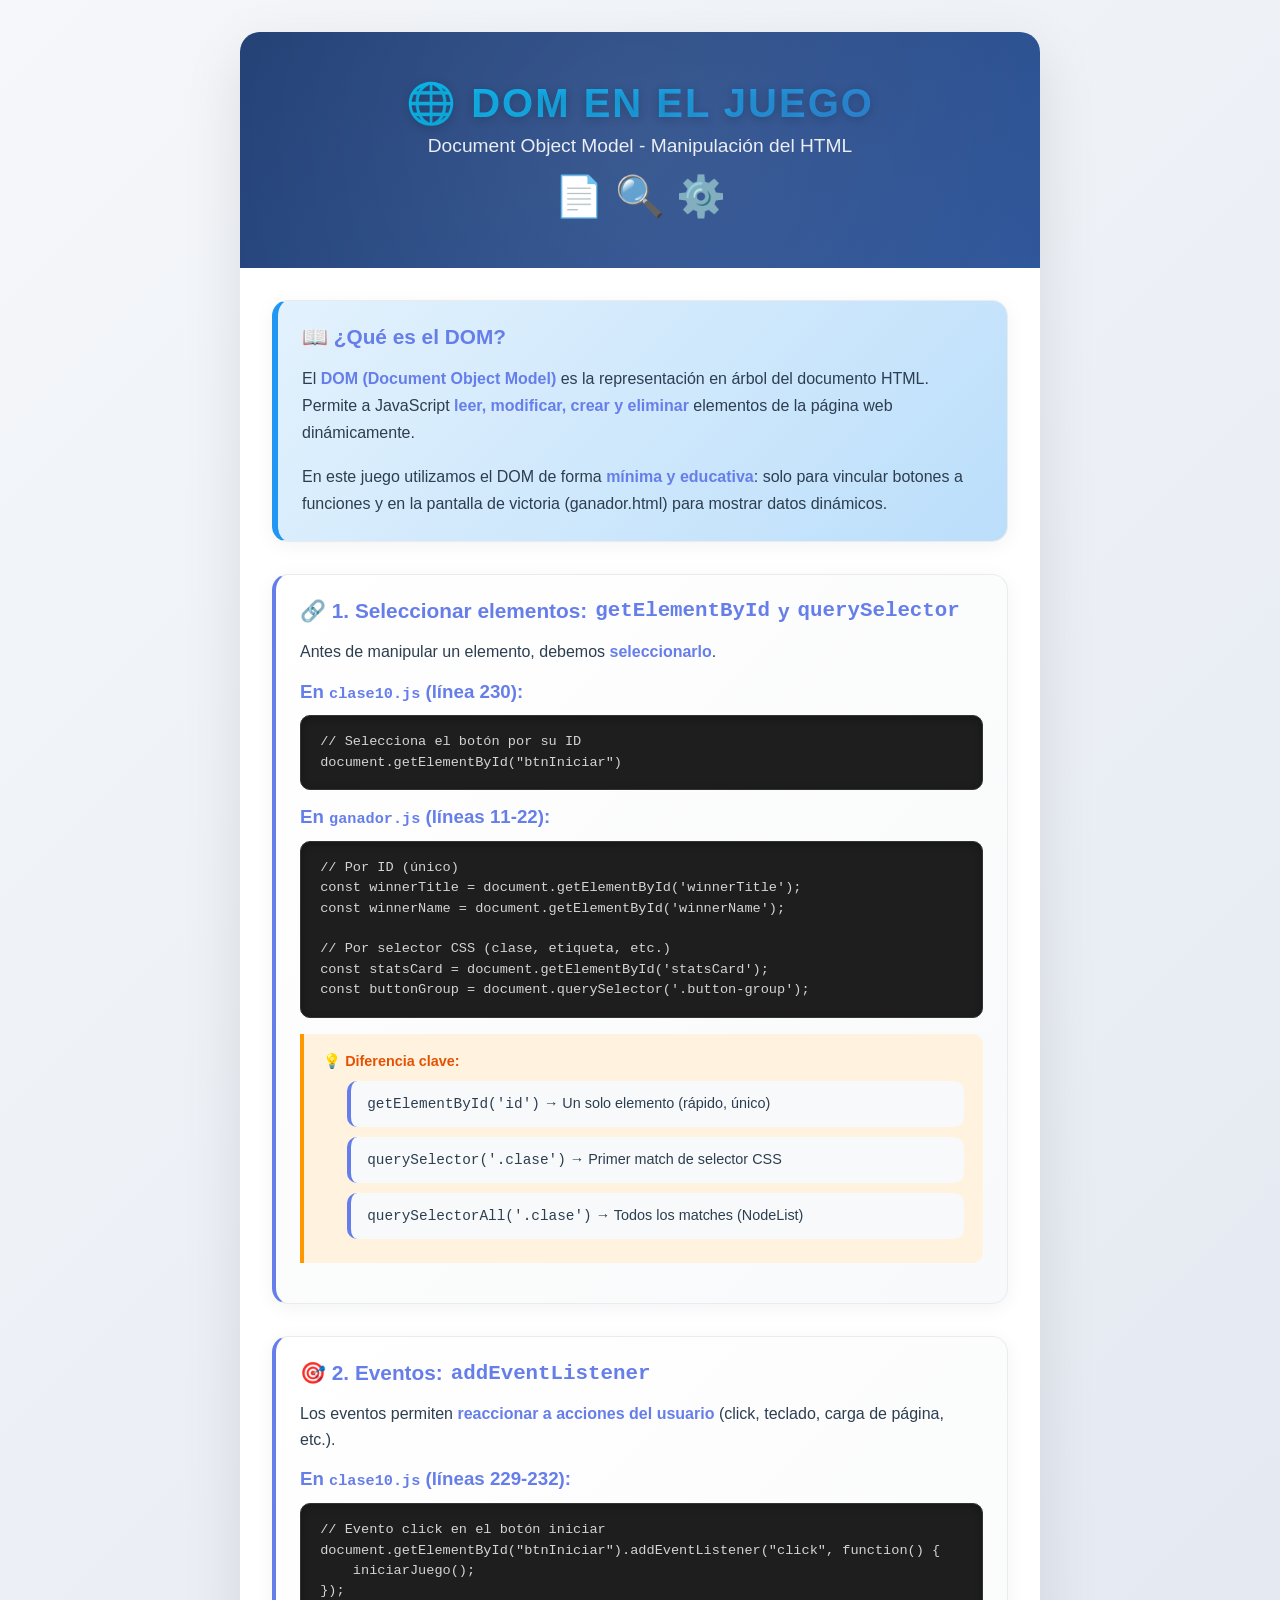
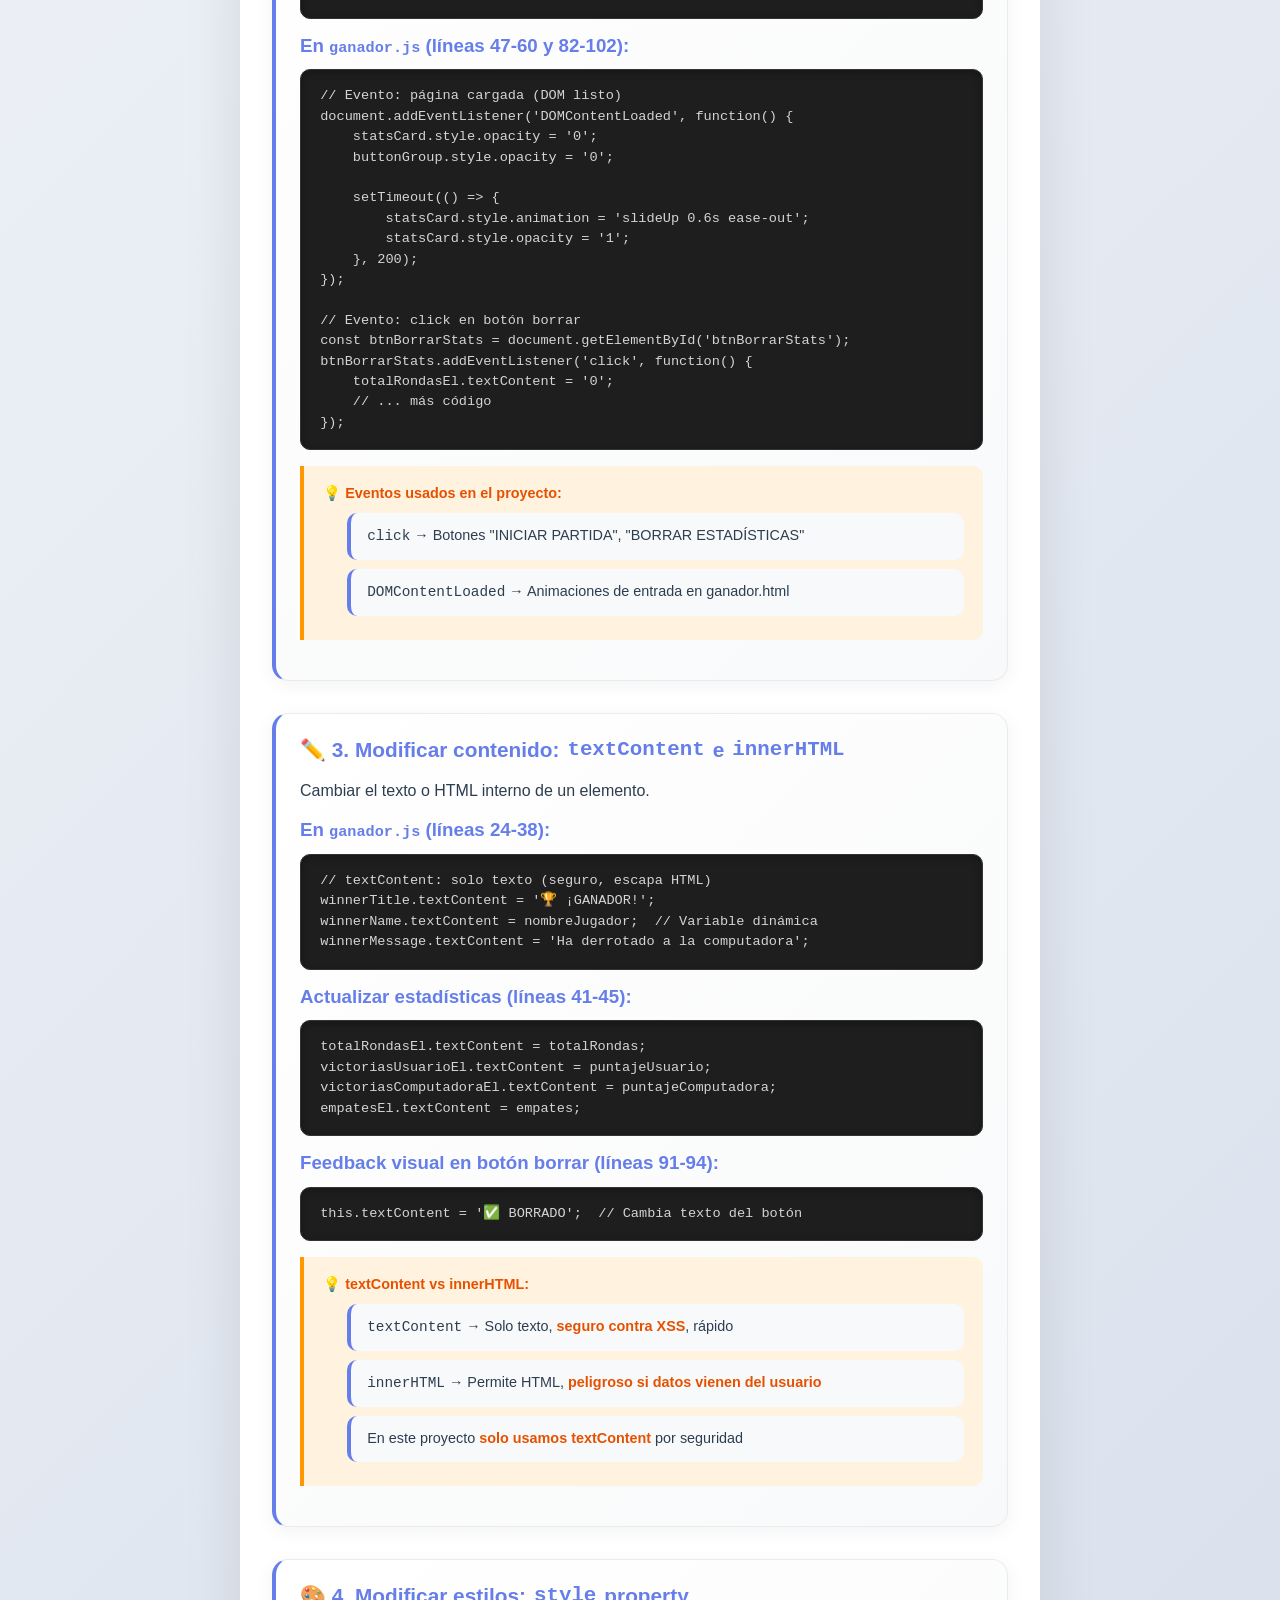
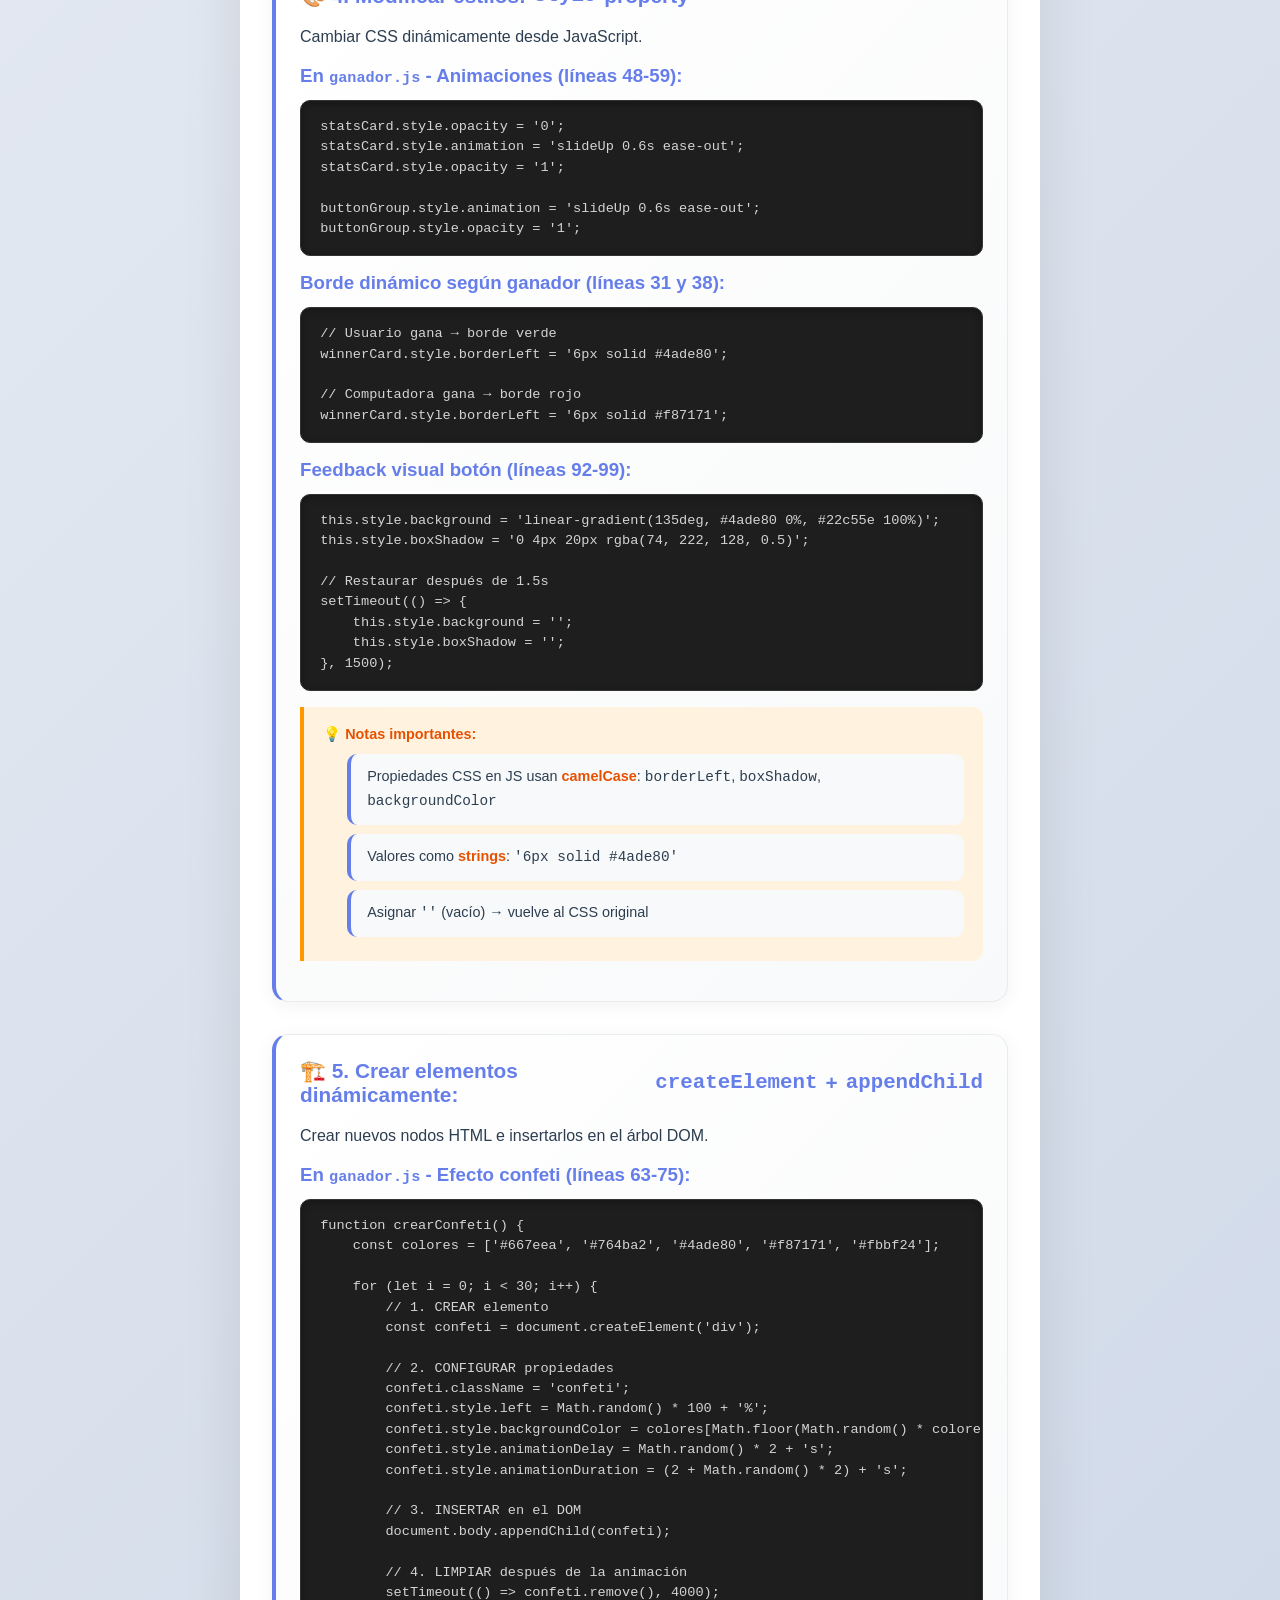
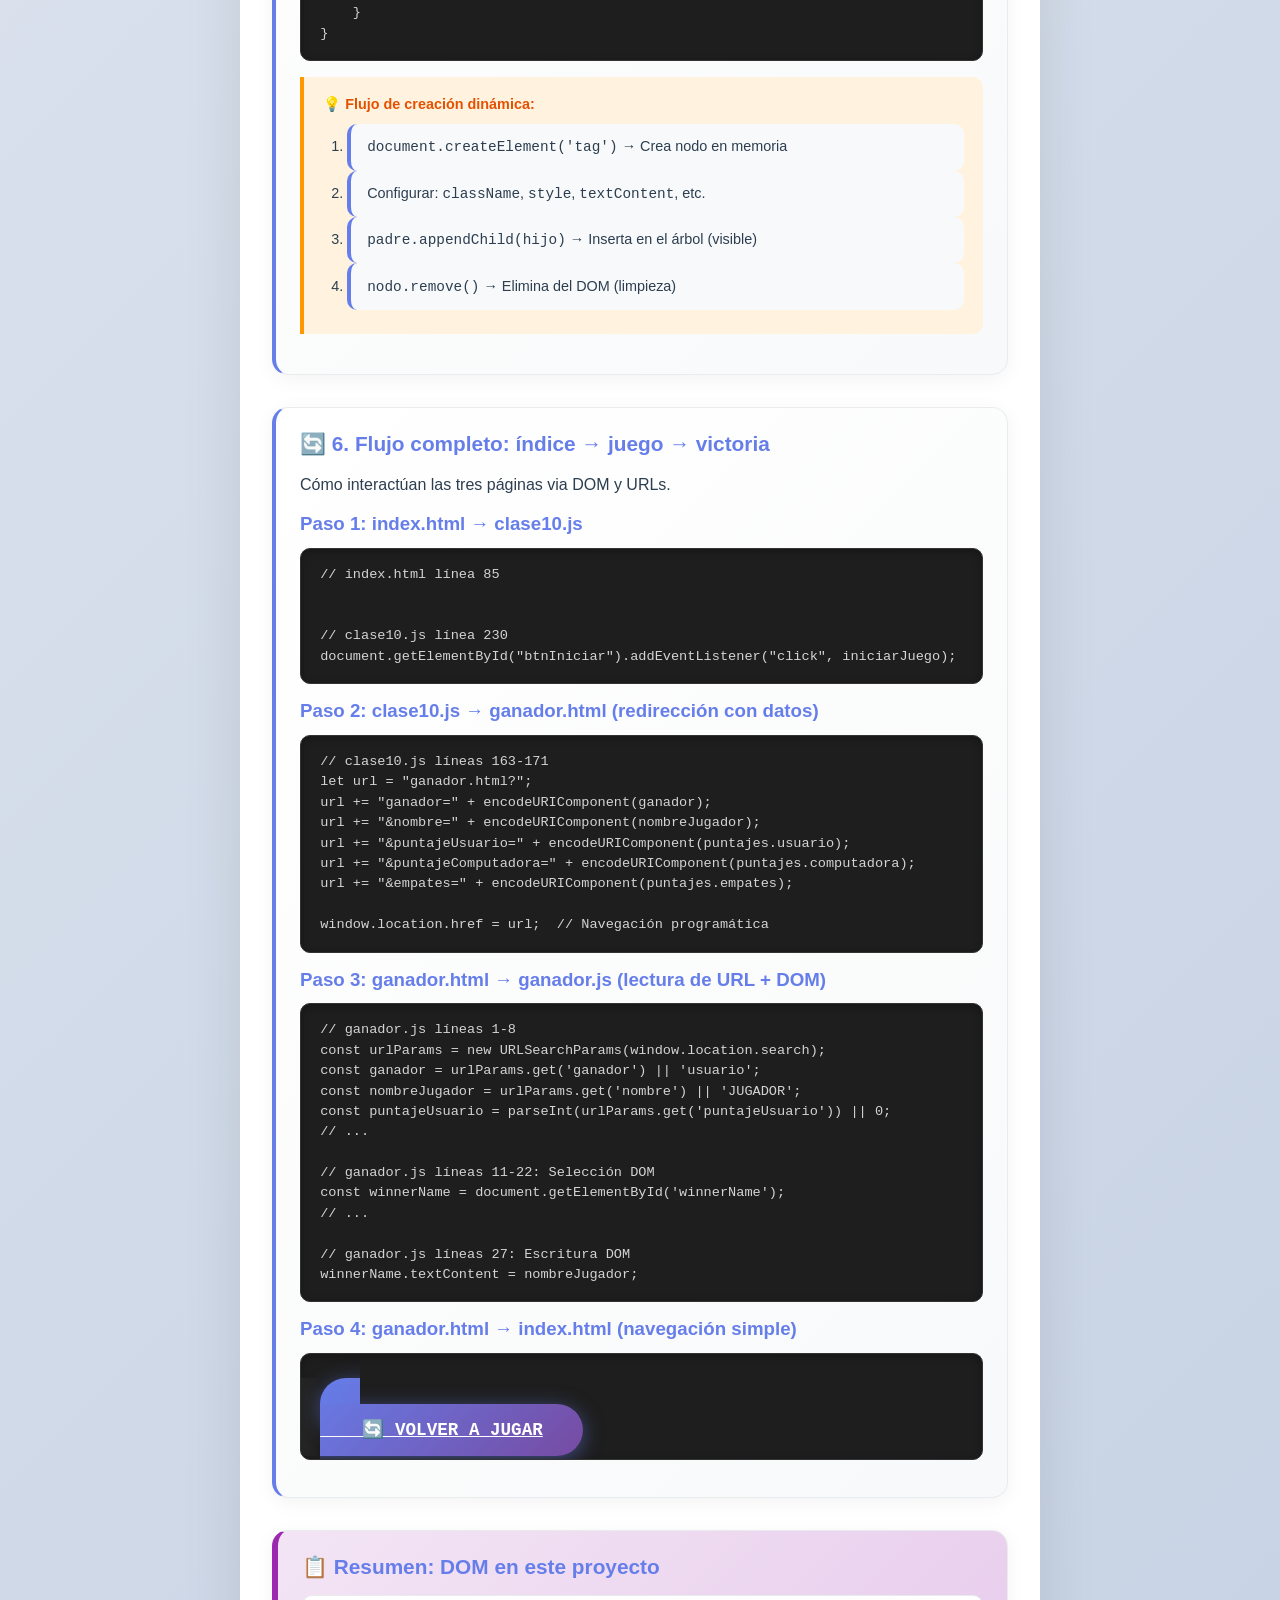
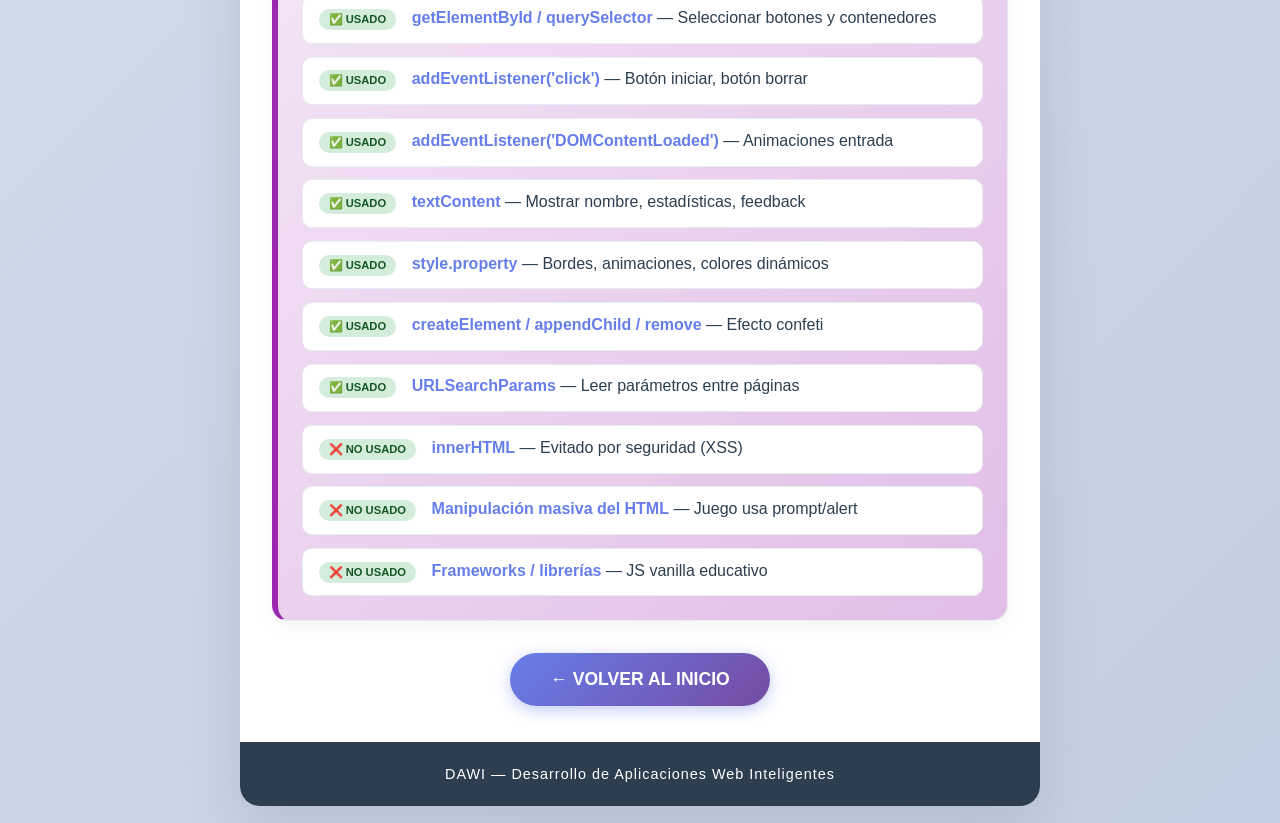
<file: JuegoPPTconDom/DOM.html>
<!DOCTYPE html>
<html lang="es">
<head>
    <meta charset="UTF-8">
    <meta name="viewport" content="width=device-width, initial-scale=1.0">
    <title>DOM en el Juego - Piedra, Papel o Tijera</title>
    <link rel="stylesheet" href="styles.css">
</head>
<body class="dom-body">
    <div class="container dom-container">
        <header class="header dom-header">
            <h1 class="title">🌐 DOM EN EL JUEGO</h1>
            <p class="subtitle">Document Object Model - Manipulación del HTML</p>
            <div class="emojis">📄 🔍 ⚙️</div>
        </header>

        <main class="main dom-main">
            <section class="rules-card intro-card">
                <h2>📖 ¿Qué es el DOM?</h2>
                <p style="line-height: 1.7; margin-bottom: 1rem;">El <strong>DOM (Document Object Model)</strong> es la representación en árbol del documento HTML. Permite a JavaScript <strong>leer, modificar, crear y eliminar</strong> elementos de la página web dinámicamente.</p>
                <p style="line-height: 1.7;">En este juego utilizamos el DOM de forma <strong>mínima y educativa</strong>: solo para vincular botones a funciones y en la pantalla de victoria (ganador.html) para mostrar datos dinámicos.</p>
            </section>

            <section class="rules-card dom-section">
                <h2>🔗 1. Seleccionar elementos: <code>getElementById</code> y <code>querySelector</code></h2>
                <p style="margin-bottom: 1rem; line-height: 1.6;">Antes de manipular un elemento, debemos <strong>seleccionarlo</strong>.</p>
                
                <h3 style="color: #667eea; margin: 1rem 0 0.5rem;">En <code>clase10.js</code> (línea 230):</h3>
                <pre class="code-block"><code>// Selecciona el botón por su ID
document.getElementById("btnIniciar")</code></pre>

                <h3 style="color: #667eea; margin: 1rem 0 0.5rem;">En <code>ganador.js</code> (líneas 11-22):</h3>
                <pre class="code-block"><code>// Por ID (único)
const winnerTitle = document.getElementById('winnerTitle');
const winnerName = document.getElementById('winnerName');

// Por selector CSS (clase, etiqueta, etc.)
const statsCard = document.getElementById('statsCard');
const buttonGroup = document.querySelector('.button-group');</code></pre>

                <div class="dom-explanation">
                    <strong>💡 Diferencia clave:</strong>
                    <ul style="margin: 0.5rem 0; padding-left: 1.5rem;">
                        <li><code>getElementById('id')</code> → Un solo elemento (rápido, único)</li>
                        <li><code>querySelector('.clase')</code> → Primer match de selector CSS</li>
                        <li><code>querySelectorAll('.clase')</code> → Todos los matches (NodeList)</li>
                    </ul>
                </div>
            </section>

            <section class="rules-card dom-section">
                <h2>🎯 2. Eventos: <code>addEventListener</code></h2>
                <p style="margin-bottom: 1rem; line-height: 1.6;">Los eventos permiten <strong>reaccionar a acciones del usuario</strong> (click, teclado, carga de página, etc.).</p>

                <h3 style="color: #667eea; margin: 1rem 0 0.5rem;">En <code>clase10.js</code> (líneas 229-232):</h3>
                <pre class="code-block"><code>// Evento click en el botón iniciar
document.getElementById("btnIniciar").addEventListener("click", function() {
    iniciarJuego();
});</code></pre>

                <h3 style="color: #667eea; margin: 1rem 0 0.5rem;">En <code>ganador.js</code> (líneas 47-60 y 82-102):</h3>
                <pre class="code-block"><code>// Evento: página cargada (DOM listo)
document.addEventListener('DOMContentLoaded', function() {
    statsCard.style.opacity = '0';
    buttonGroup.style.opacity = '0';
    
    setTimeout(() => {
        statsCard.style.animation = 'slideUp 0.6s ease-out';
        statsCard.style.opacity = '1';
    }, 200);
});

// Evento: click en botón borrar
const btnBorrarStats = document.getElementById('btnBorrarStats');
btnBorrarStats.addEventListener('click', function() {
    totalRondasEl.textContent = '0';
    // ... más código
});</code></pre>

                <div class="dom-explanation">
                    <strong>💡 Eventos usados en el proyecto:</strong>
                    <ul style="margin: 0.5rem 0; padding-left: 1.5rem;">
                        <li><code>click</code> → Botones "INICIAR PARTIDA", "BORRAR ESTADÍSTICAS"</li>
                        <li><code>DOMContentLoaded</code> → Animaciones de entrada en ganador.html</li>
                    </ul>
                </div>
            </section>

            <section class="rules-card dom-section">
                <h2>✏️ 3. Modificar contenido: <code>textContent</code> e <code>innerHTML</code></h2>
                <p style="margin-bottom: 1rem; line-height: 1.6;">Cambiar el texto o HTML interno de un elemento.</p>

                <h3 style="color: #667eea; margin: 1rem 0 0.5rem;">En <code>ganador.js</code> (líneas 24-38):</h3>
                <pre class="code-block"><code>// textContent: solo texto (seguro, escapa HTML)
winnerTitle.textContent = '🏆 ¡GANADOR!';
winnerName.textContent = nombreJugador;  // Variable dinámica
winnerMessage.textContent = 'Ha derrotado a la computadora';</code></pre>

                <h3 style="color: #667eea; margin: 1rem 0 0.5rem;">Actualizar estadísticas (líneas 41-45):</h3>
                <pre class="code-block"><code>totalRondasEl.textContent = totalRondas;
victoriasUsuarioEl.textContent = puntajeUsuario;
victoriasComputadoraEl.textContent = puntajeComputadora;
empatesEl.textContent = empates;</code></pre>

                <h3 style="color: #667eea; margin: 1rem 0 0.5rem;">Feedback visual en botón borrar (líneas 91-94):</h3>
                <pre class="code-block"><code>this.textContent = '✅ BORRADO';  // Cambia texto del botón</code></pre>

                <div class="dom-explanation">
                    <strong>💡 textContent vs innerHTML:</strong>
                    <ul style="margin: 0.5rem 0; padding-left: 1.5rem;">
                        <li><code>textContent</code> → Solo texto, <strong>seguro contra XSS</strong>, rápido</li>
                        <li><code>innerHTML</code> → Permite HTML, <strong>peligroso si datos vienen del usuario</strong></li>
                        <li>En este proyecto <strong>solo usamos textContent</strong> por seguridad</li>
                    </ul>
                </div>
            </section>

            <section class="rules-card dom-section">
                <h2>🎨 4. Modificar estilos: <code>style</code> property</h2>
                <p style="margin-bottom: 1rem; line-height: 1.6;">Cambiar CSS dinámicamente desde JavaScript.</p>

                <h3 style="color: #667eea; margin: 1rem 0 0.5rem;">En <code>ganador.js</code> - Animaciones (líneas 48-59):</h3>
                <pre class="code-block"><code>statsCard.style.opacity = '0';
statsCard.style.animation = 'slideUp 0.6s ease-out';
statsCard.style.opacity = '1';

buttonGroup.style.animation = 'slideUp 0.6s ease-out';
buttonGroup.style.opacity = '1';</code></pre>

                <h3 style="color: #667eea; margin: 1rem 0 0.5rem;">Borde dinámico según ganador (líneas 31 y 38):</h3>
                <pre class="code-block"><code>// Usuario gana → borde verde
winnerCard.style.borderLeft = '6px solid #4ade80';

// Computadora gana → borde rojo
winnerCard.style.borderLeft = '6px solid #f87171';</code></pre>

                <h3 style="color: #667eea; margin: 1rem 0 0.5rem;">Feedback visual botón (líneas 92-99):</h3>
                <pre class="code-block"><code>this.style.background = 'linear-gradient(135deg, #4ade80 0%, #22c55e 100%)';
this.style.boxShadow = '0 4px 20px rgba(74, 222, 128, 0.5)';

// Restaurar después de 1.5s
setTimeout(() => {
    this.style.background = '';
    this.style.boxShadow = '';
}, 1500);</code></pre>

                <div class="dom-explanation">
                    <strong>💡 Notas importantes:</strong>
                    <ul style="margin: 0.5rem 0; padding-left: 1.5rem;">
                        <li>Propiedades CSS en JS usan <strong>camelCase</strong>: <code>borderLeft</code>, <code>boxShadow</code>, <code>backgroundColor</code></li>
                        <li>Valores como <strong>strings</strong>: <code>'6px solid #4ade80'</code></li>
                        <li>Asignar <code>''</code> (vacío) → vuelve al CSS original</li>
                    </ul>
                </div>
            </section>

            <section class="rules-card dom-section">
                <h2>🏗️ 5. Crear elementos dinámicamente: <code>createElement</code> + <code>appendChild</code></h2>
                <p style="margin-bottom: 1rem; line-height: 1.6;">Crear nuevos nodos HTML e insertarlos en el árbol DOM.</p>

                <h3 style="color: #667eea; margin: 1rem 0 0.5rem;">En <code>ganador.js</code> - Efecto confeti (líneas 63-75):</h3>
                <pre class="code-block"><code>function crearConfeti() {
    const colores = ['#667eea', '#764ba2', '#4ade80', '#f87171', '#fbbf24'];
    
    for (let i = 0; i < 30; i++) {
        // 1. CREAR elemento
        const confeti = document.createElement('div');
        
        // 2. CONFIGURAR propiedades
        confeti.className = 'confeti';
        confeti.style.left = Math.random() * 100 + '%';
        confeti.style.backgroundColor = colores[Math.floor(Math.random() * colores.length)];
        confeti.style.animationDelay = Math.random() * 2 + 's';
        confeti.style.animationDuration = (2 + Math.random() * 2) + 's';
        
        // 3. INSERTAR en el DOM
        document.body.appendChild(confeti);
        
        // 4. LIMPIAR después de la animación
        setTimeout(() => confeti.remove(), 4000);
    }
}</code></pre>

                <div class="dom-explanation">
                    <strong>💡 Flujo de creación dinámica:</strong>
                    <ol style="margin: 0.5rem 0; padding-left: 1.5rem;">
                        <li><code>document.createElement('tag')</code> → Crea nodo en memoria</li>
                        <li>Configurar: <code>className</code>, <code>style</code>, <code>textContent</code>, etc.</li>
                        <li><code>padre.appendChild(hijo)</code> → Inserta en el árbol (visible)</li>
                        <li><code>nodo.remove()</code> → Elimina del DOM (limpieza)</li>
                    </ol>
                </div>
            </section>

            <section class="rules-card dom-section">
                <h2>🔄 6. Flujo completo: índice → juego → victoria</h2>
                <p style="margin-bottom: 1rem; line-height: 1.6;">Cómo interactúan las tres páginas via DOM y URLs.</p>

                <h3 style="color: #667eea; margin: 1rem 0 0.5rem;">Paso 1: index.html → clase10.js</h3>
                <pre class="code-block"><code>// index.html línea 85
<script src="clase10.js"></script>

// clase10.js línea 230
document.getElementById("btnIniciar").addEventListener("click", iniciarJuego);</code></pre>

                <h3 style="color: #667eea; margin: 1rem 0 0.5rem;">Paso 2: clase10.js → ganador.html (redirección con datos)</h3>
                <pre class="code-block"><code>// clase10.js líneas 163-171
let url = "ganador.html?";
url += "ganador=" + encodeURIComponent(ganador);
url += "&nombre=" + encodeURIComponent(nombreJugador);
url += "&puntajeUsuario=" + encodeURIComponent(puntajes.usuario);
url += "&puntajeComputadora=" + encodeURIComponent(puntajes.computadora);
url += "&empates=" + encodeURIComponent(puntajes.empates);

window.location.href = url;  // Navegación programática</code></pre>

                <h3 style="color: #667eea; margin: 1rem 0 0.5rem;">Paso 3: ganador.html → ganador.js (lectura de URL + DOM)</h3>
                <pre class="code-block"><code>// ganador.js líneas 1-8
const urlParams = new URLSearchParams(window.location.search);
const ganador = urlParams.get('ganador') || 'usuario';
const nombreJugador = urlParams.get('nombre') || 'JUGADOR';
const puntajeUsuario = parseInt(urlParams.get('puntajeUsuario')) || 0;
// ...

// ganador.js líneas 11-22: Selección DOM
const winnerName = document.getElementById('winnerName');
// ...

// ganador.js líneas 27: Escritura DOM
winnerName.textContent = nombreJugador;</code></pre>

                <h3 style="color: #667eea; margin: 1rem 0 0.5rem;">Paso 4: ganador.html → index.html (navegación simple)</h3>
                <pre class="code-block"><code><!-- ganador.html línea 48 -->
<a href="index.html" class="btn-iniciar btn-reintentar">
    🔄 VOLVER A JUGAR
</a></code></pre>
            </section>

            <section class="rules-card summary-card">
                <h2>📋 Resumen: DOM en este proyecto</h2>
                <div style="display: grid; gap: 0.8rem; margin-top: 1rem;">
                    <div class="dom-summary-item">
                        <span class="dom-badge">✅ USADO</span>
                        <div>
                            <strong>getElementById / querySelector</strong> — Seleccionar botones y contenedores
                        </div>
                    </div>
                    <div class="dom-summary-item">
                        <span class="dom-badge">✅ USADO</span>
                        <div>
                            <strong>addEventListener('click')</strong> — Botón iniciar, botón borrar
                        </div>
                    </div>
                    <div class="dom-summary-item">
                        <span class="dom-badge">✅ USADO</span>
                        <div>
                            <strong>addEventListener('DOMContentLoaded')</strong> — Animaciones entrada
                        </div>
                    </div>
                    <div class="dom-summary-item">
                        <span class="dom-badge">✅ USADO</span>
                        <div>
                            <strong>textContent</strong> — Mostrar nombre, estadísticas, feedback
                        </div>
                    </div>
                    <div class="dom-summary-item">
                        <span class="dom-badge">✅ USADO</span>
                        <div>
                            <strong>style.property</strong> — Bordes, animaciones, colores dinámicos
                        </div>
                    </div>
                    <div class="dom-summary-item">
                        <span class="dom-badge">✅ USADO</span>
                        <div>
                            <strong>createElement / appendChild / remove</strong> — Efecto confeti
                        </div>
                    </div>
                    <div class="dom-summary-item">
                        <span class="dom-badge">✅ USADO</span>
                        <div>
                            <strong>URLSearchParams</strong> — Leer parámetros entre páginas
                        </div>
                    </div>
                    <div class="dom-summary-item">
                        <span class="dom-badge">❌ NO USADO</span>
                        <div>
                            <strong>innerHTML</strong> — Evitado por seguridad (XSS)
                        </div>
                    </div>
                    <div class="dom-summary-item">
                        <span class="dom-badge">❌ NO USADO</span>
                        <div>
                            <strong>Manipulación masiva del HTML</strong> — Juego usa prompt/alert
                        </div>
                    </div>
                    <div class="dom-summary-item">
                        <span class="dom-badge">❌ NO USADO</span>
                        <div>
                            <strong>Frameworks / librerías</strong> — JS vanilla educativo
                        </div>
                    </div>
                </div>
            </section>

            <div style="text-align: center; margin-top: 2rem;">
                <a href="index.html" class="btn-iniciar" style="text-decoration: none; display: inline-block;">
                    ← VOLVER AL INICIO
                </a>
            </div>
        </main>

        <footer class="footer">
            <p>DAWI — Desarrollo de Aplicaciones Web Inteligentes</p>
        </footer>
    </div>
</body>
</html>
</file>
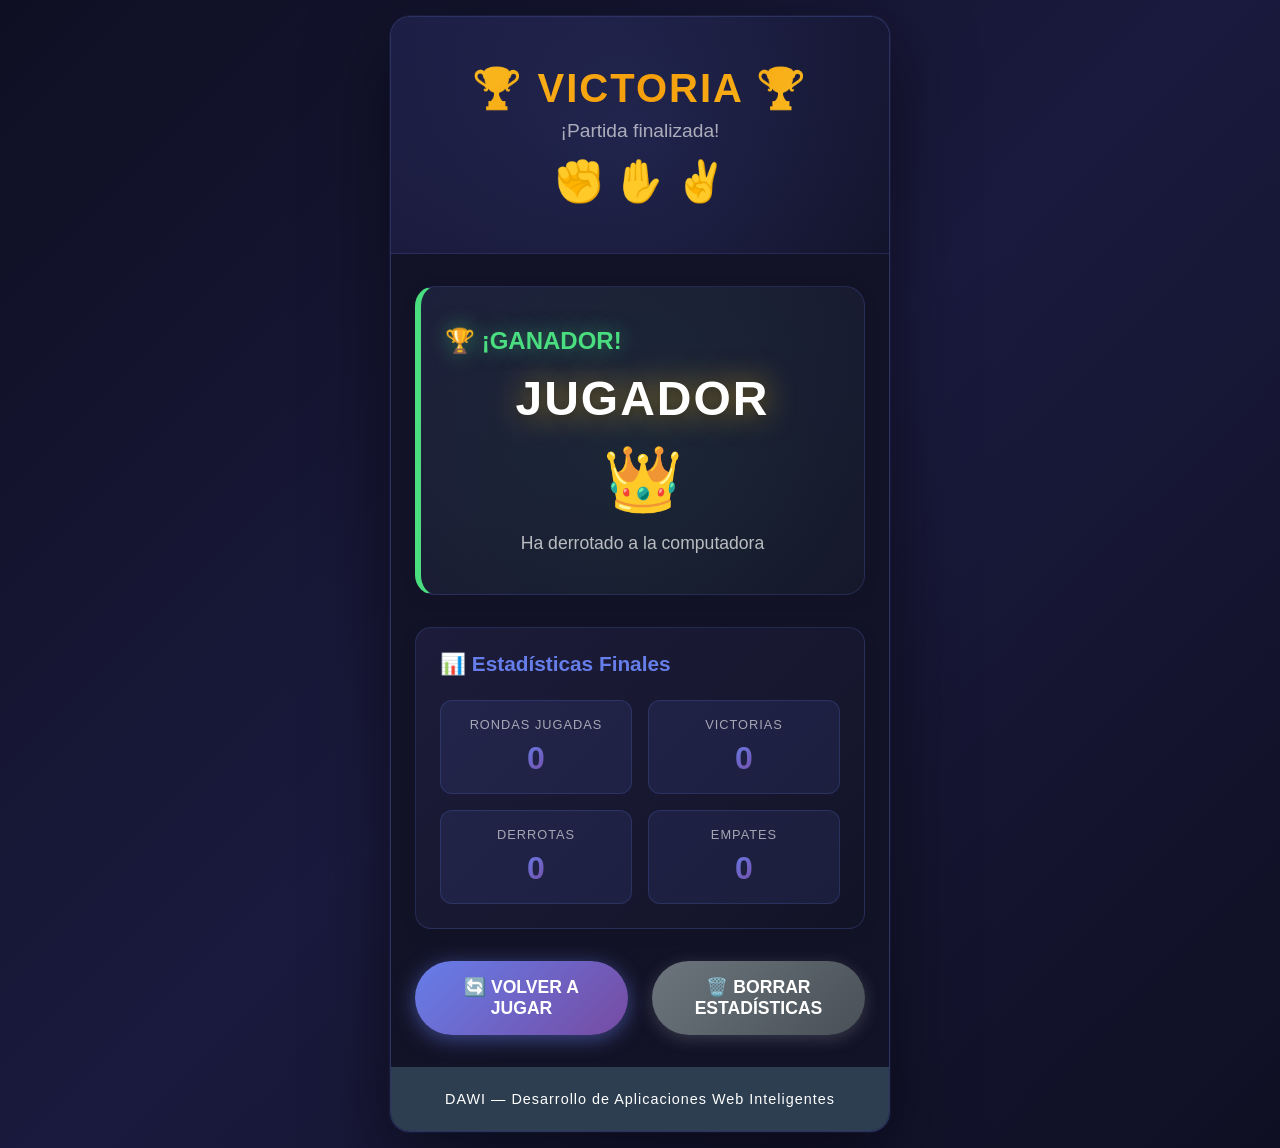
<file: JuegoPPTconDom/ganador.html>
<!DOCTYPE html>
<html lang="es">
<head>
    <meta charset="UTF-8">
    <meta name="viewport" content="width=device-width, initial-scale=1.0">
    <title>Victoria - Piedra, Papel o Tijera</title>
    <link rel="stylesheet" href="styles.css">
</head>
<body class="ganado-body">
    <div class="container ganado-container">
        <header class="header ganado-header">
            <h1 class="title">🏆 VICTORIA 🏆</h1>
            <p class="subtitle">¡Partida finalizada!</p>
            <div class="emojis winner-emojis" id="winnerEmojis">✊ ✋ ✌️</div>
        </header>

        <main class="main ganado-main">
            <section class="rules-card winner-card" id="winnerCard">
                <h2 id="winnerTitle">¡GANADOR!</h2>
                <div class="winner-name" id="winnerName">JUGADOR</div>
                <div class="winner-icon" id="winnerIcon">🏆</div>
                <p class="winner-message" id="winnerMessage">Ha derrotado a la computadora</p>
            </section>

            <section class="rules-card stats-card" id="statsCard">
                <h2>📊 Estadísticas Finales</h2>
                <div class="stats-grid">
                    <div class="stat-item">
                        <span class="stat-label">Rondas jugadas</span>
                        <span class="stat-value" id="totalRondas">0</span>
                    </div>
                    <div class="stat-item">
                        <span class="stat-label">Victorias</span>
                        <span class="stat-value" id="victoriasUsuario">0</span>
                    </div>
                    <div class="stat-item">
                        <span class="stat-label">Derrotas</span>
                        <span class="stat-value" id="victoriasComputadora">0</span>
                    </div>
                    <div class="stat-item">
                        <span class="stat-label">Empates</span>
                        <span class="stat-value" id="empates">0</span>
                    </div>
                </div>
            </section>

            <div class="button-group" style="margin-top: 2rem;">
                <a href="index.html" class="btn-iniciar btn-reintentar">🔄 VOLVER A JUGAR</a>
                <button id="btnBorrarStats" class="btn-ayuda btn-borrar" style="margin-left: 0.5rem;">🗑️ BORRAR ESTADÍSTICAS</button>
            </div>
        </main>

        <footer class="footer">
            <p>DAWI — Desarrollo de Aplicaciones Web Inteligentes</p>
        </footer>
    </div>
    <script src="ganador.js"></script>
</body>
</html>
</file>
<file: styles.css>
* {
    margin: 0;
    padding: 0;
    box-sizing: border-box;
}

body {
    font-family: 'Segoe UI', system-ui, -apple-system, sans-serif;
    background: linear-gradient(135deg, #0f0f1a 0%, #1a1a2e 50%, #16213e 100%);
    min-height: 100vh;
    color: #e0e0e0;
    line-height: 1.6;
    padding: 20px;
}

.contenedor {
    max-width: 700px;
    margin: 0 auto;
    animation: fadeInUp 0.8s ease-out;
}

@keyframes fadeInUp {
    from {
        opacity: 0;
        transform: translateY(30px);
    }
    to {
        opacity: 1;
        transform: translateY(0);
    }
}

.header {
    text-align: center;
    margin-bottom: 40px;
    padding: 20px 0;
}

.titulo {
    font-size: clamp(2rem, 6vw, 3.5rem);
    font-weight: 800;
    background: linear-gradient(90deg, #ff6b6b, #feca57, #48dbfb, #ff6b6b);
    background-size: 300% 100%;
    -webkit-background-clip: text;
    -webkit-text-fill-color: transparent;
    background-clip: text;
    animation: gradientShift 4s ease infinite, titleGlow 3s ease-in-out infinite alternate;
    letter-spacing: 2px;
    text-transform: uppercase;
}

@keyframes gradientShift {
    0% { background-position: 0% 50%; }
    50% { background-position: 100% 50%; }
    100% { background-position: 0% 50%; }
}

@keyframes titleGlow {
    from { filter: drop-shadow(0 0 10px rgba(255, 107, 107, 0.3)); }
    to { filter: drop-shadow(0 0 20px rgba(72, 219, 251, 0.5)); }
}

.subtitulo {
    font-size: clamp(1rem, 3vw, 1.3rem);
    color: #a0a0b0;
    margin-top: 8px;
    font-weight: 300;
    letter-spacing: 1px;
}

.emojis-header {
    font-size: clamp(2rem, 5vw, 3rem);
    margin-top: 15px;
    animation: emojiFloat 3s ease-in-out infinite;
}

@keyframes emojiFloat {
    0%, 100% { transform: translateY(0) rotate(-2deg); }
    50% { transform: translateY(-8px) rotate(2deg); }
}

.main {
    display: flex;
    flex-direction: column;
    gap: 24px;
}

.tarjeta {
    background: rgba(255, 255, 255, 0.03);
    backdrop-filter: blur(20px);
    border: 1px solid rgba(255, 255, 255, 0.08);
    border-radius: 20px;
    padding: 30px;
    box-shadow: 
        0 8px 32px rgba(0, 0, 0, 0.3),
        inset 0 1px 0 rgba(255, 255, 255, 0.05);
    transition: transform 0.3s ease, box-shadow 0.3s ease, border-color 0.3s ease;
    animation: cardAppear 0.6s ease-out backwards;
}

.tarjeta:nth-child(1) { animation-delay: 0.1s; }
.tarjeta:nth-child(2) { animation-delay: 0.2s; }
.tarjeta:nth-child(3) { animation-delay: 0.3s; }

@keyframes cardAppear {
    from {
        opacity: 0;
        transform: translateY(20px) scale(0.98);
    }
    to {
        opacity: 1;
        transform: translateY(0) scale(1);
    }
}

.tarjeta:hover {
    transform: translateY(-4px);
    box-shadow: 
        0 16px 48px rgba(0, 0, 0, 0.4),
        inset 0 1px 0 rgba(255, 255, 255, 0.08);
    border-color: rgba(72, 219, 251, 0.3);
}

.tarjeta h2 {
    font-size: 1.4rem;
    font-weight: 600;
    margin-bottom: 20px;
    color: #ffffff;
    display: flex;
    align-items: center;
    gap: 10px;
}

.lista-reglas {
    list-style: none;
    display: flex;
    flex-direction: column;
    gap: 12px;
}

.lista-reglas li {
    padding: 12px 16px;
    background: rgba(255, 255, 255, 0.02);
    border-radius: 12px;
    border-left: 3px solid #48dbfb;
    transition: all 0.2s ease;
    font-size: 0.95rem;
}

.lista-reglas li:hover {
    background: rgba(72, 219, 251, 0.08);
    transform: translateX(4px);
}

.lista-reglas strong {
    color: #feca57;
}

.inicio-juego {
    text-align: center;
}

.descripcion {
    color: #8888a0;
    margin-bottom: 24px;
    font-size: 0.95rem;
}

.btn-iniciar {
    padding: 16px 48px;
    font-size: 1.1rem;
    font-weight: 700;
    text-transform: uppercase;
    letter-spacing: 2px;
    color: #0f0f1a;
    background: linear-gradient(135deg, #feca57, #ff6b6b);
    border: none;
    border-radius: 50px;
    cursor: pointer;
    transition: all 0.3s ease;
    box-shadow: 
        0 4px 20px rgba(254, 202, 87, 0.4),
        inset 0 1px 0 rgba(255, 255, 255, 0.2);
    position: relative;
    overflow: hidden;
}

.btn-iniciar::before {
    content: '';
    position: absolute;
    top: 0;
    left: -100%;
    width: 100%;
    height: 100%;
    background: linear-gradient(90deg, transparent, rgba(255, 255, 255, 0.3), transparent);
    transition: left 0.5s ease;
}

.btn-iniciar:hover {
    transform: scale(1.05);
    box-shadow: 
        0 8px 30px rgba(254, 202, 87, 0.6),
        inset 0 1px 0 rgba(255, 255, 255, 0.3);
}

.btn-iniciar:hover::before {
    left: 100%;
}

.btn-iniciar:active {
    transform: scale(0.98);
}

.conceptos .grid-conceptos {
    display: grid;
    grid-template-columns: repeat(auto-fill, minmax(140px, 1fr));
    gap: 12px;
}

.concepto {
    display: flex;
    flex-direction: column;
    align-items: center;
    gap: 6px;
    padding: 16px 12px;
    background: rgba(255, 255, 255, 0.02);
    border: 1px solid rgba(255, 255, 255, 0.05);
    border-radius: 14px;
    transition: all 0.3s ease;
    animation: conceptPop 0.4s ease-out backwards;
}

.concepto:nth-child(odd) { animation-delay: calc(0.05s * var(--i, 1)); }
.concepto:nth-child(even) { animation-delay: calc(0.05s * var(--i, 1) + 0.1s); }

@keyframes conceptPop {
    from { opacity: 0; transform: scale(0.9); }
    to { opacity: 1; transform: scale(1); }
}

.concepto:hover {
    background: rgba(72, 219, 251, 0.1);
    border-color: rgba(72, 219, 251, 0.3);
    transform: translateY(-3px) scale(1.02);
}

.icono {
    font-size: 1.8rem;
}

.concepto span:last-child {
    font-size: 0.8rem;
    color: #b0b0c0;
    font-weight: 500;
    text-align: center;
}

.footer {
    text-align: center;
    margin-top: 40px;
    padding: 20px;
    color: #666680;
    font-size: 0.9rem;
    letter-spacing: 1px;
    border-top: 1px solid rgba(255, 255, 255, 0.05);
}

@media (max-width: 480px) {
    body { padding: 15px; }
    .tarjeta { padding: 20px; }
    .conceptos .grid-conceptos { grid-template-columns: repeat(2, 1fr); }
}

@media (min-width: 1024px) {
    .contenedor { max-width: 800px; }
}
</file>
<file: JuegoPPTconDom/styles.css>
* {
    margin: 0;
    padding: 0;
    box-sizing: border-box;
}

body {
    font-family: 'Segoe UI', Tahoma, Geneva, Verdana, sans-serif;
    background: linear-gradient(135deg, #f5f7fa 0%, #c3cfe2 100%);
    min-height: 100vh;
    display: flex;
    justify-content: center;
    align-items: flex-start;
    padding: 2rem 1rem;
    color: #2c3e50;
}

.container {
    width: 100%;
    max-width: 600px;
    background: white;
    border-radius: 20px;
    box-shadow: 0 20px 60px rgba(0, 0, 0, 0.1);
    overflow: hidden;
    animation: slideUp 0.8s ease-out;
}

@keyframes slideUp {
    from {
        opacity: 0;
        transform: translateY(30px);
    }
    to {
        opacity: 1;
        transform: translateY(0);
    }
}

.header {
    background: linear-gradient(135deg, #667eea 0%, #764ba2 100%);
    color: white;
    padding: 3rem 2rem;
    text-align: center;
    position: relative;
    overflow: hidden;
}

.header::before {
    content: '';
    position: absolute;
    top: -50%;
    left: -50%;
    width: 200%;
    height: 200%;
    background: radial-gradient(circle, rgba(255,255,255,0.1) 0%, transparent 70%);
    animation: shine 3s ease-in-out infinite;
}

@keyframes shine {
    0%, 100% { transform: rotate(0deg); }
    50% { transform: rotate(180deg); }
}

.title {
    font-size: 2.5rem;
    font-weight: 800;
    letter-spacing: 2px;
    text-shadow: 0 2px 10px rgba(0, 0, 0, 0.2);
    position: relative;
    z-index: 1;
    animation: glow 2s ease-in-out infinite alternate;
}

@keyframes glow {
    from { text-shadow: 0 2px 10px rgba(0, 0, 0, 0.2), 0 0 0 rgba(255,255,255,0); }
    to { text-shadow: 0 2px 10px rgba(0, 0, 0, 0.2), 0 0 20px rgba(255,255,255,0.5); }
}

.subtitle {
    font-size: 1.2rem;
    margin-top: 0.5rem;
    opacity: 0.9;
    font-weight: 300;
    position: relative;
    z-index: 1;
}

.emojis {
    font-size: 2.5rem;
    margin-top: 1rem;
    position: relative;
    z-index: 1;
    animation: bounce 1.5s ease-in-out infinite;
}

@keyframes bounce {
    0%, 100% { transform: translateY(0); }
    50% { transform: translateY(-5px); }
}

.main {
    padding: 2.5rem 2rem;
}

.rules-card {
    background: linear-gradient(135deg, #fff 0%, #f8f9fa 100%);
    border-radius: 16px;
    padding: 1.5rem;
    margin-bottom: 2rem;
    box-shadow: 0 4px 20px rgba(0, 0, 0, 0.05);
    border: 1px solid #e9ecef;
    animation: fadeIn 0.6s ease-out 0.2s both;
}

@keyframes fadeIn {
    from { opacity: 0; transform: translateY(10px); }
    to { opacity: 1; transform: translateY(0); }
}

.rules-card h2 {
    font-size: 1.3rem;
    margin-bottom: 1rem;
    color: #667eea;
    display: flex;
    align-items: center;
    gap: 0.5rem;
}

.rules-card ul {
    list-style: none;
    display: grid;
    gap: 0.6rem;
}

.rules-card li {
    padding: 0.7rem 1rem;
    background: #f8f9fa;
    border-radius: 10px;
    border-left: 4px solid #667eea;
    transition: all 0.3s ease;
}

.rules-card li:hover {
    transform: translateX(5px);
    box-shadow: 0 4px 12px rgba(102, 126, 234, 0.15);
    background: #fff;
}

.rules-card strong {
    color: #667eea;
}

.start-section {
    text-align: center;
    padding: 2rem;
    background: linear-gradient(135deg, #f8f9fa 0%, #e9ecef 100%);
    border-radius: 16px;
    margin-bottom: 2rem;
    animation: fadeIn 0.6s ease-out 0.4s both;
}

.start-section h2 {
    font-size: 1.5rem;
    margin-bottom: 0.5rem;
    color: #2c3e50;
}

.start-text {
    font-size: 1.1rem;
    color: #6c757d;
    margin-bottom: 1.5rem;
    font-weight: 500;
}

.button-group {
    display: flex;
    justify-content: center;
    gap: 1rem;
    flex-wrap: wrap;
}

.button-group .btn-iniciar,
.button-group .btn-ayuda {
    flex: 1;
    min-width: 180px;
    max-width: 280px;
    padding: 1rem 2rem;
    font-size: 1.1rem;
    text-align: center;
    text-decoration: none;
}

.btn-iniciar {
    background: linear-gradient(135deg, #667eea 0%, #764ba2 100%);
    color: white;
    border: none;
    padding: 1rem 2.5rem;
    font-size: 1.1rem;
    font-weight: 600;
    border-radius: 50px;
    cursor: pointer;
    transition: all 0.3s ease;
    box-shadow: 0 4px 15px rgba(102, 126, 234, 0.4);
    position: relative;
    overflow: hidden;
}

.btn-iniciar::before {
    content: '';
    position: absolute;
    top: 0;
    left: -100%;
    width: 100%;
    height: 100%;
    background: linear-gradient(90deg, transparent, rgba(255,255,255,0.2), transparent);
    transition: left 0.5s ease;
}

.btn-iniciar:hover {
    transform: translateY(-2px);
    box-shadow: 0 8px 25px rgba(102, 126, 234, 0.5);
}

.btn-iniciar:hover::before {
    left: 100%;
}

.btn-iniciar:active {
    transform: translateY(0);
}

.btn-ayuda {
    background: linear-gradient(135deg, #6c757d 0%, #495057 100%);
    color: white;
    border: none;
    font-weight: 600;
    border-radius: 50px;
    cursor: pointer;
    transition: all 0.3s ease;
    box-shadow: 0 4px 15px rgba(108, 117, 125, 0.4);
    position: relative;
    overflow: hidden;
}

.btn-ayuda::before {
    content: '';
    position: absolute;
    top: 0;
    left: -100%;
    width: 100%;
    height: 100%;
    background: linear-gradient(90deg, transparent, rgba(255,255,255,0.2), transparent);
    transition: left 0.5s ease;
}

.btn-ayuda:hover {
    transform: translateY(-2px);
    box-shadow: 0 8px 25px rgba(108, 117, 125, 0.5);
}

.btn-ayuda:hover::before {
    left: 100%;
}

.btn-ayuda:active {
    transform: translateY(0);
}

.concepts-section {
    animation: fadeIn 0.6s ease-out 0.6s both;
}

.concepts-section h2 {
    font-size: 1.3rem;
    color: #667eea;
    margin-bottom: 1.5rem;
    text-align: center;
}

.concepts-grid {
    display: grid;
    grid-template-columns: repeat(auto-fit, minmax(140px, 1fr));
    gap: 1rem;
}

.concept-card {
    background: white;
    border: 2px solid #e9ecef;
    border-radius: 14px;
    padding: 1.2rem 1rem;
    text-align: center;
    transition: all 0.3s ease;
    animation: popIn 0.5s ease-out both;
}

.concept-card:nth-child(1) { animation-delay: 0.7s; }
.concept-card:nth-child(2) { animation-delay: 0.8s; }
.concept-card:nth-child(3) { animation-delay: 0.9s; }
.concept-card:nth-child(4) { animation-delay: 1.0s; }
.concept-card:nth-child(5) { animation-delay: 1.1s; }
.concept-card:nth-child(6) { animation-delay: 1.2s; }
.concept-card:nth-child(7) { animation-delay: 1.3s; }

@keyframes popIn {
    from { opacity: 0; transform: scale(0.9); }
    to { opacity: 1; transform: scale(1); }
}

.concept-card:hover {
    transform: translateY(-5px);
    box-shadow: 0 10px 30px rgba(102, 126, 234, 0.15);
    border-color: #667eea;
}

.concept-icon {
    font-size: 2rem;
    display: block;
    margin-bottom: 0.5rem;
    animation: float 2s ease-in-out infinite;
}

@keyframes float {
    0%, 100% { transform: translateY(0); }
    50% { transform: translateY(-3px); }
}

.concept-card h3 {
    font-size: 0.95rem;
    font-weight: 600;
    color: #2c3e50;
    margin-bottom: 0.3rem;
}

.concept-card p {
    font-size: 0.8rem;
    color: #6c757d;
    font-weight: 500;
}

/* Concept card as link (DOM card) */
.concept-card a.concept-card,
a.concept-card {
    text-decoration: none;
    color: inherit;
    display: flex;
    flex-direction: column;
    align-items: center;
}

a.concept-card:hover {
    transform: translateY(-5px);
    box-shadow: 0 10px 30px rgba(102, 126, 234, 0.15);
    border-color: #667eea;
}

a.concept-card:hover .concept-icon {
    animation: float 0.5s ease-in-out infinite;
}

.footer {
    background: #2c3e50;
    color: white;
    text-align: center;
    padding: 1.5rem;
    font-size: 0.9rem;
    font-weight: 300;
    letter-spacing: 1px;
}

@media (max-width: 480px) {
    .container {
        border-radius: 0;
        min-height: 100vh;
    }
    
    .header {
        padding: 2rem 1.5rem;
    }
    
    .title {
        font-size: 2rem;
    }
    
    .emojis {
        font-size: 2rem;
    }
    
    .main {
        padding: 1.5rem 1rem;
    }
    
    .concepts-grid {
        grid-template-columns: repeat(2, 1fr);
    }
    
    .concept-card {
        padding: 1rem 0.5rem;
    }
    
    .concept-icon {
        font-size: 1.5rem;
    }
}

/* ===== GANADO.HTML - TEMA OSCURO ===== */
.ganado-body {
    background: linear-gradient(135deg, #0f0f23 0%, #1a1a3e 50%, #0f0f23 100%);
    align-items: center;
    padding: 1rem;
}

.ganado-container {
    background: rgba(20, 20, 40, 0.95);
    border: 1px solid rgba(102, 126, 234, 0.3);
    box-shadow: 
        0 25px 80px rgba(0, 0, 0, 0.5),
        0 0 0 1px rgba(102, 126, 234, 0.1),
        inset 0 1px 0 rgba(255, 255, 255, 0.05);
    max-width: 500px;
    animation: slideUp 0.8s ease-out, glowPulse 3s ease-in-out infinite;
}

@keyframes glowPulse {
    0%, 100% { box-shadow: 0 25px 80px rgba(0, 0, 0, 0.5), 0 0 0 1px rgba(102, 126, 234, 0.1), inset 0 1px 0 rgba(255, 255, 255, 0.05); }
    50% { box-shadow: 0 25px 80px rgba(0, 0, 0, 0.5), 0 0 30px rgba(102, 126, 234, 0.3), inset 0 1px 0 rgba(255, 255, 255, 0.05); }
}

.ganado-header {
    background: linear-gradient(135deg, #1a1a3e 0%, #0f0f23 100%);
    border-bottom: 1px solid rgba(102, 126, 234, 0.2);
}

.ganado-header::before {
    background: radial-gradient(circle at 50% 50%, rgba(102, 126, 234, 0.15) 0%, transparent 70%);
}

.ganado-header .title {
    background: linear-gradient(135deg, #fbbf24 0%, #f59e0b 50%, #fbbf24 100%);
    -webkit-background-clip: text;
    -webkit-text-fill-color: transparent;
    background-clip: text;
    text-shadow: none;
    animation: titleGlow 2s ease-in-out infinite alternate;
}

@keyframes titleGlow {
    from { filter: drop-shadow(0 0 5px rgba(251, 191, 36, 0.5)); }
    to { filter: drop-shadow(0 0 20px rgba(251, 191, 36, 0.8)); }
}

.ganado-header .subtitle {
    color: rgba(255, 255, 255, 0.7);
}

.winner-emojis {
    animation: float 1.5s ease-in-out infinite;
}

.ganado-main {
    padding: 2rem 1.5rem;
}

.winner-card {
    background: linear-gradient(135deg, rgba(30, 30, 60, 0.9) 0%, rgba(20, 20, 40, 0.9) 100%);
    border: 1px solid rgba(102, 126, 234, 0.2);
    border-radius: 20px;
    padding: 2.5rem 1.5rem;
    text-align: center;
    position: relative;
    overflow: hidden;
}

.winner-card::before {
    content: '';
    position: absolute;
    top: -50%;
    left: -50%;
    width: 200%;
    height: 200%;
    background: radial-gradient(circle, rgba(74, 222, 128, 0.08) 0%, transparent 70%);
    animation: rotateGlow 4s linear infinite;
}

@keyframes rotateGlow {
    from { transform: rotate(0deg); }
    to { transform: rotate(360deg); }
}

.winner-card h2 {
    font-size: 1.5rem;
    margin-bottom: 1rem;
    color: #4ade80;
    text-shadow: 0 0 20px rgba(74, 222, 128, 0.5);
    position: relative;
    z-index: 1;
}

.winner-name {
    font-size: 3rem;
    font-weight: 800;
    color: #ffffff;
    text-shadow: 0 0 30px rgba(251, 191, 36, 0.6), 0 2px 10px rgba(0, 0, 0, 0.3);
    margin: 1rem 0;
    letter-spacing: 2px;
    position: relative;
    z-index: 1;
}

.winner-icon {
    font-size: 4rem;
    margin: 1rem 0;
    position: relative;
    z-index: 1;
    animation: bounce 1s ease-in-out infinite;
}

.winner-message {
    font-size: 1.1rem;
    color: rgba(255, 255, 255, 0.7);
    position: relative;
    z-index: 1;
    margin-top: 1rem;
}

.stats-card {
    background: linear-gradient(135deg, rgba(30, 30, 60, 0.9) 0%, rgba(20, 20, 40, 0.9) 100%);
    border: 1px solid rgba(102, 126, 234, 0.2);
    border-radius: 16px;
    padding: 1.5rem;
    margin-top: 1.5rem;
    opacity: 0;
}

.stats-card h2 {
    color: #667eea;
    margin-bottom: 1.5rem;
    text-align: center;
    font-size: 1.3rem;
}

.stats-grid {
    display: grid;
    grid-template-columns: repeat(2, 1fr);
    gap: 1rem;
}

.stat-item {
    background: rgba(102, 126, 234, 0.1);
    border: 1px solid rgba(102, 126, 234, 0.2);
    border-radius: 12px;
    padding: 1rem;
    text-align: center;
    transition: all 0.3s ease;
}

.stat-item:hover {
    background: rgba(102, 126, 234, 0.2);
    transform: translateY(-3px);
}

.stat-label {
    display: block;
    font-size: 0.8rem;
    color: rgba(255, 255, 255, 0.6);
    text-transform: uppercase;
    letter-spacing: 1px;
    margin-bottom: 0.5rem;
}

.stat-value {
    font-size: 2rem;
    font-weight: 700;
    background: linear-gradient(135deg, #667eea 0%, #764ba2 100%);
    -webkit-background-clip: text;
    -webkit-text-fill-color: transparent;
    background-clip: text;
}

.btn-reintentar {
    background: linear-gradient(135deg, #667eea 0%, #764ba2 100%) !important;
    box-shadow: 0 4px 20px rgba(102, 126, 234, 0.5) !important;
}

.btn-reintentar:hover {
    box-shadow: 0 8px 30px rgba(102, 126, 234, 0.7) !important;
}

.btn-reintentar::before {
    background: linear-gradient(90deg, transparent, rgba(255,255,255,0.3), transparent) !important;
}

/* Confeti */
.confeti {
    position: fixed;
    width: 10px;
    height: 10px;
    top: -10px;
    border-radius: 2px;
    pointer-events: none;
    z-index: 1000;
    animation: confetiFall 3s ease-out forwards;
}

@keyframes confetiFall {
    to {
        transform: translateY(100vh) rotate(720deg);
        opacity: 0;
    }
}

/* Responsive para ganado.html */
@media (max-width: 480px) {
    .ganado-container {
        margin: 0;
        border-radius: 0;
        min-height: 100vh;
    }
    
    .winner-name {
        font-size: 2.2rem;
    }
    
    .winner-icon {
        font-size: 3rem;
    }
    
    .stats-grid {
        grid-template-columns: 1fr;
    }
    
    .stat-value {
        font-size: 1.5rem;
    }
}

/* ===== DOM.HTML ESTILOS ===== */
.dom-body {
    background: linear-gradient(135deg, #f5f7fa 0%, #c3cfe2 100%);
    align-items: flex-start;
    padding: 2rem 1rem;
}

.dom-container {
    max-width: 800px;
}

.dom-header {
    background: linear-gradient(135deg, #1e3c72 0%, #2a5298 100%);
}

.dom-header::before {
    background: radial-gradient(circle, rgba(255,255,255,0.1) 0%, transparent 70%);
}

.dom-header .title {
    background: linear-gradient(135deg, #00d2ff 0%, #3a7bd5 100%);
    -webkit-background-clip: text;
    -webkit-text-fill-color: transparent;
    background-clip: text;
    animation: titleGlow 2s ease-in-out infinite alternate;
}

@keyframes titleGlow {
    from { filter: drop-shadow(0 0 5px rgba(0, 210, 255, 0.5)); }
    to { filter: drop-shadow(0 0 20px rgba(0, 210, 255, 0.8)); }
}

.dom-main {
    padding: 2rem;
}

.intro-card {
    background: linear-gradient(135deg, #e3f2fd 0%, #bbdefb 100%);
    border-left: 6px solid #2196f3;
}

.dom-section {
    border-left: 4px solid #667eea;
}

.summary-card {
    background: linear-gradient(135deg, #f3e5f5 0%, #e1bee7 100%);
    border-left: 6px solid #9c27b0;
}

.code-block {
    background: #1e1e1e;
    border-radius: 10px;
    padding: 1rem 1.2rem;
    margin: 0.8rem 0;
    overflow-x: auto;
    font-size: 0.85rem;
    line-height: 1.5;
    border: 1px solid #333;
    box-shadow: inset 0 2px 8px rgba(0,0,0,0.3);
}

.code-block code {
    font-family: 'Fira Code', 'Consolas', 'Monaco', monospace;
    color: #d4d4d4;
}

.code-block .keyword { color: #569cd6; }
.code-block .string { color: #ce9178; }
.code-block .comment { color: #6a9955; font-style: italic; }
.code-block .function { color: #dcdcaa; }
.code-block .variable { color: #9cdcfe; }

.dom-explanation {
    background: #fff3e0;
    border-left: 4px solid #ff9800;
    border-radius: 0 10px 10px 0;
    padding: 1rem 1.2rem;
    margin: 1rem 0;
    font-size: 0.9rem;
    line-height: 1.6;
}

.dom-explanation strong {
    color: #e65100;
}

.dom-explanation ul, .dom-explanation ol {
    margin: 0.5rem 0 0 0;
}

.dom-summary-item {
    display: flex;
    align-items: flex-start;
    gap: 1rem;
    padding: 0.8rem 1rem;
    background: white;
    border-radius: 10px;
    border: 1px solid #e9ecef;
    transition: all 0.3s ease;
}

.dom-summary-item:hover {
    box-shadow: 0 4px 12px rgba(102, 126, 234, 0.1);
    transform: translateX(5px);
}

.dom-badge {
    font-size: 0.7rem;
    font-weight: 700;
    padding: 0.25rem 0.6rem;
    border-radius: 20px;
    white-space: nowrap;
    flex-shrink: 0;
}

.dom-badge:contains("✅") {
    background: #d4edda;
    color: #155724;
}

.dom-badge:contains("❌") {
    background: #f8d7da;
    color: #721c24;
}

.dom-badge {
    background: #d4edda;
    color: #155724;
}

.dom-badge.no {
    background: #f8d7da;
    color: #721c24;
}

/* Responsive para DOM.html */
@media (max-width: 480px) {
    .dom-container {
        margin: 0;
        border-radius: 0;
        min-height: 100vh;
    }
    
    .dom-main {
        padding: 1.5rem 1rem;
    }
    
    .code-block {
        font-size: 0.75rem;
        padding: 0.8rem 1rem;
    }
    
    .dom-summary-item {
        flex-direction: column;
        gap: 0.5rem;
    }
}
</file>
